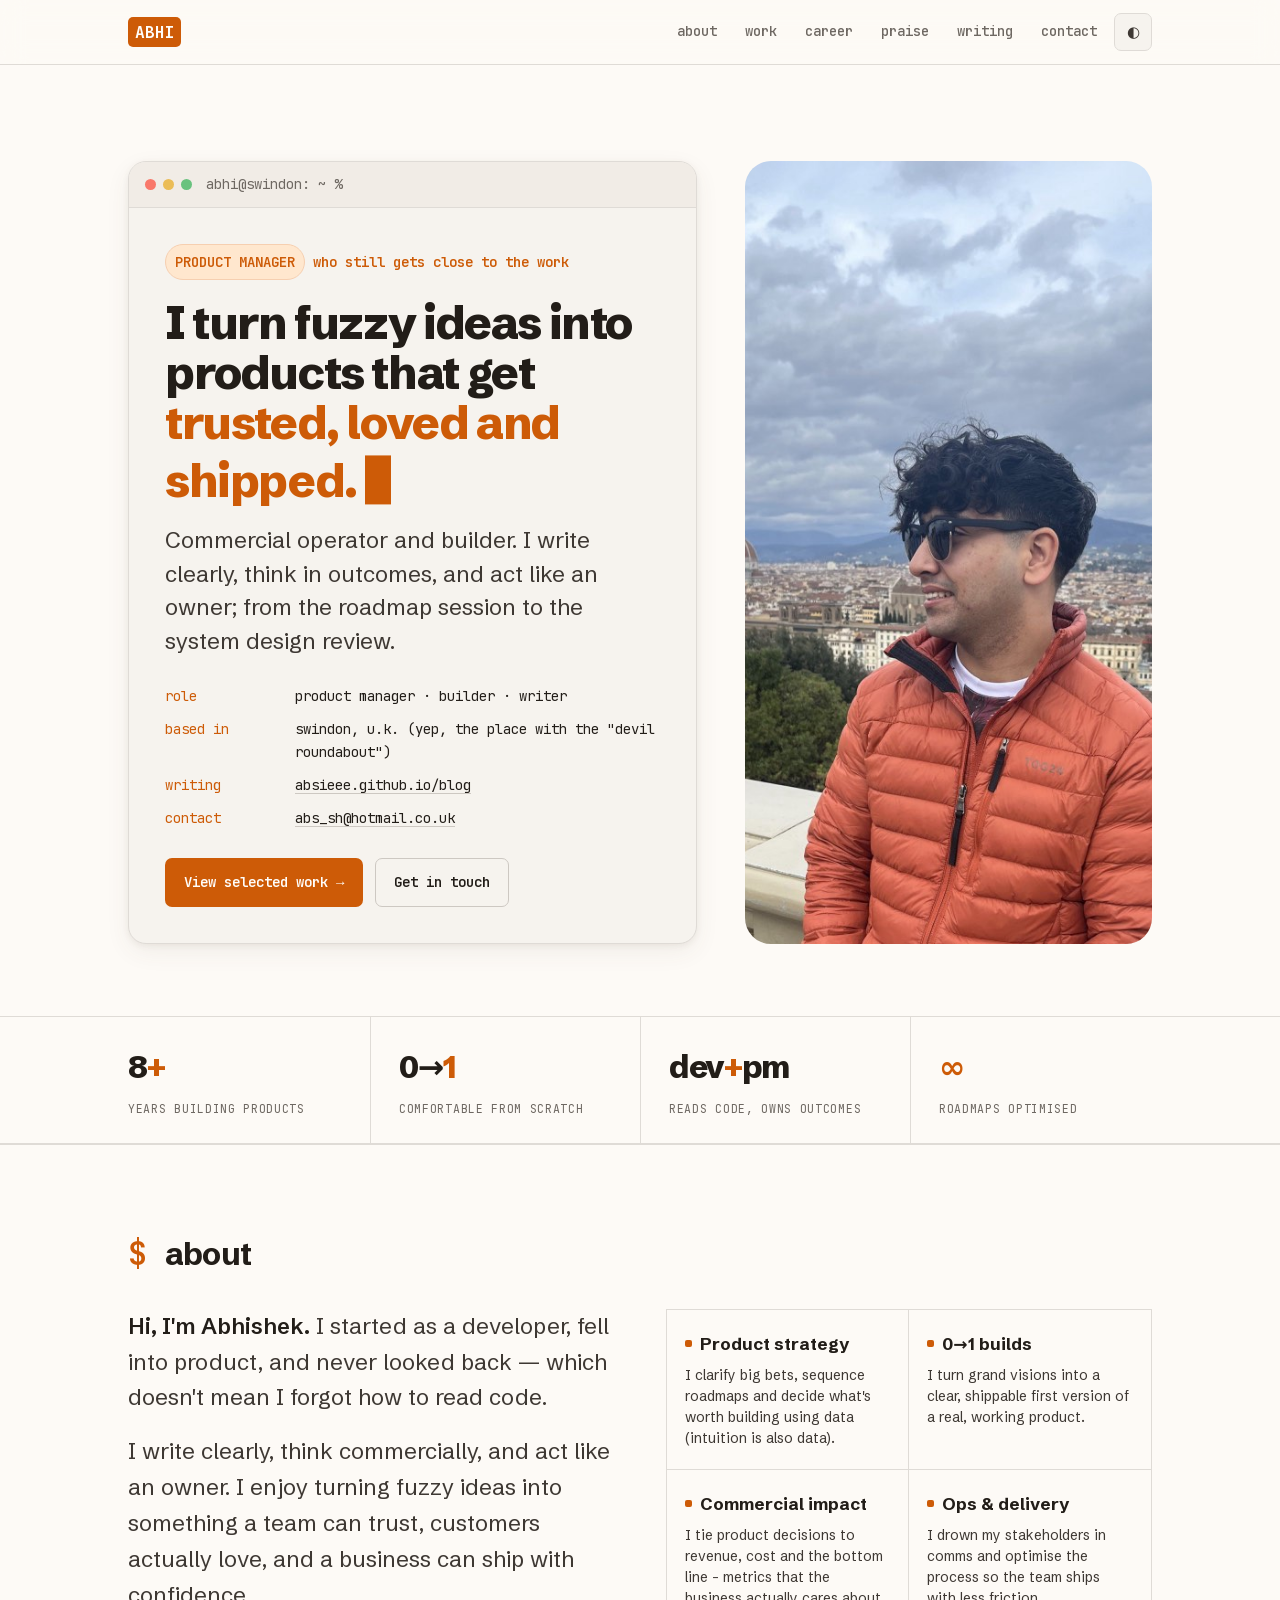
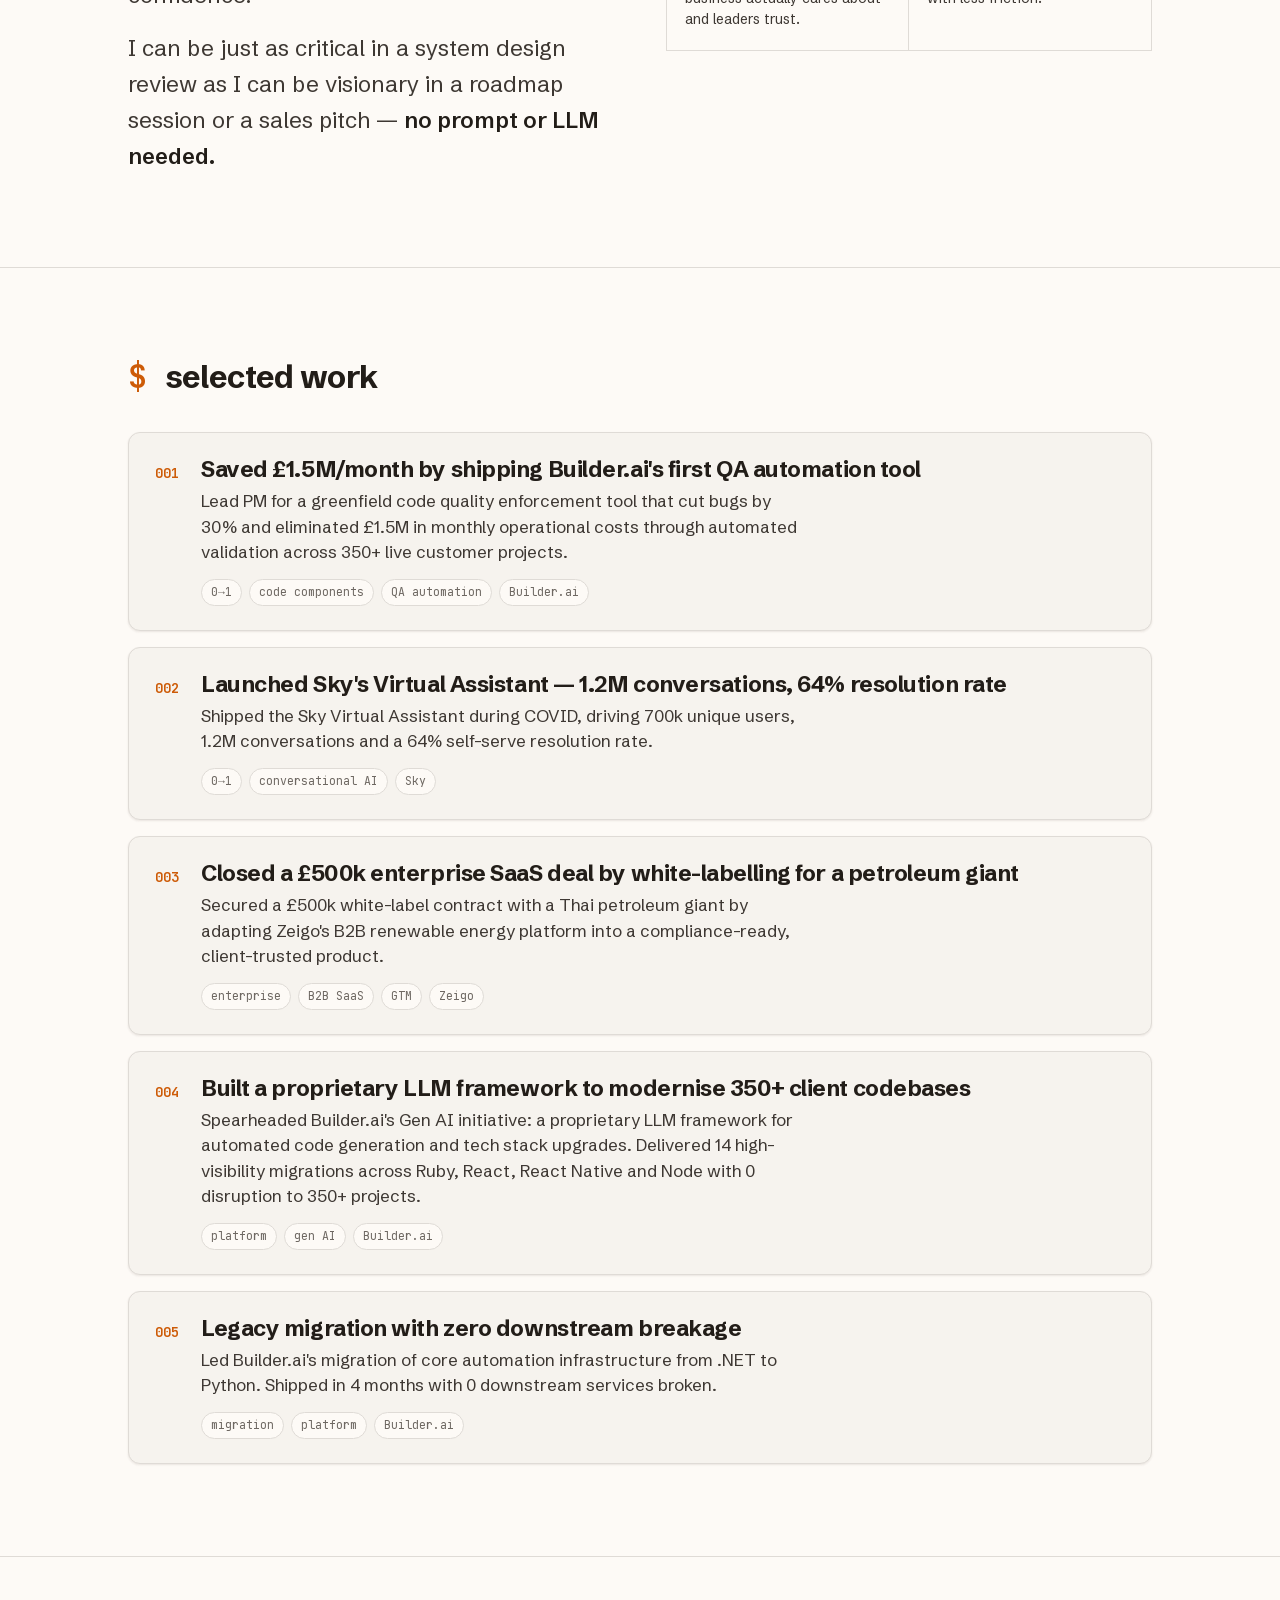
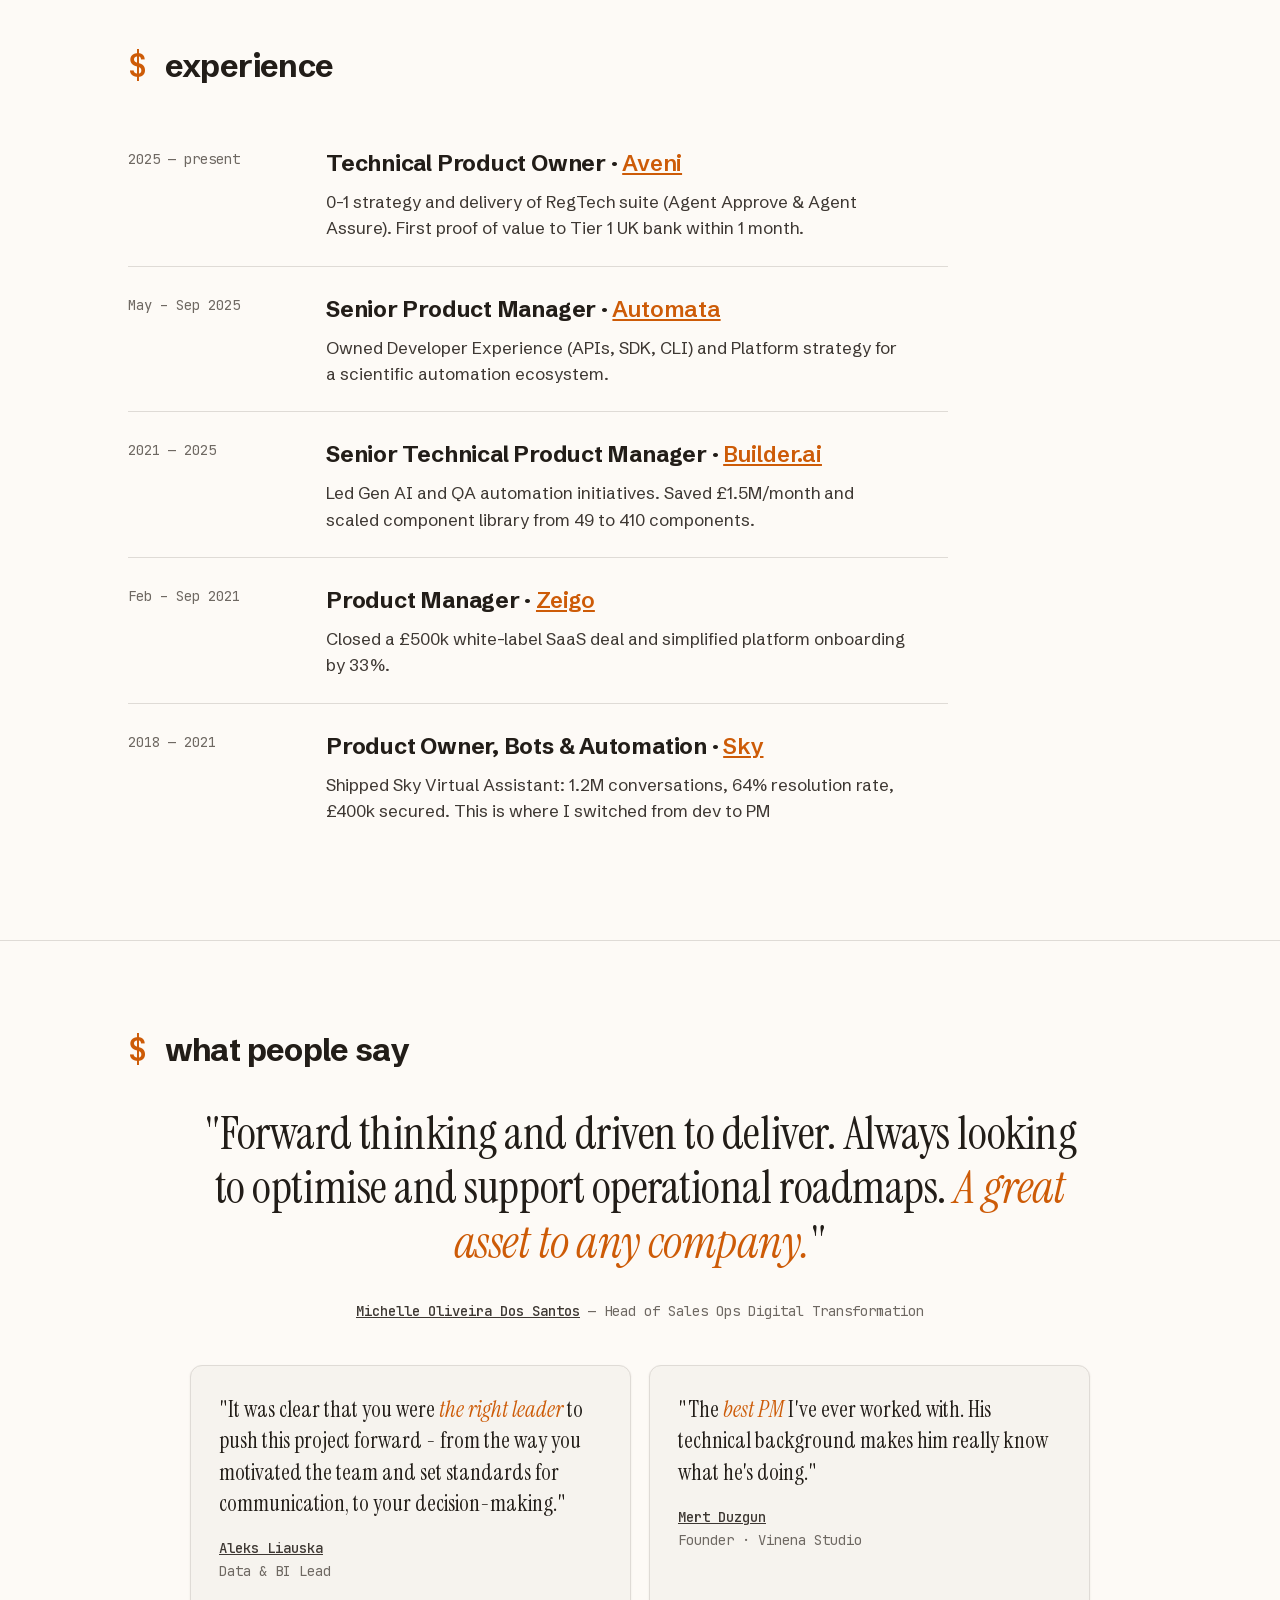
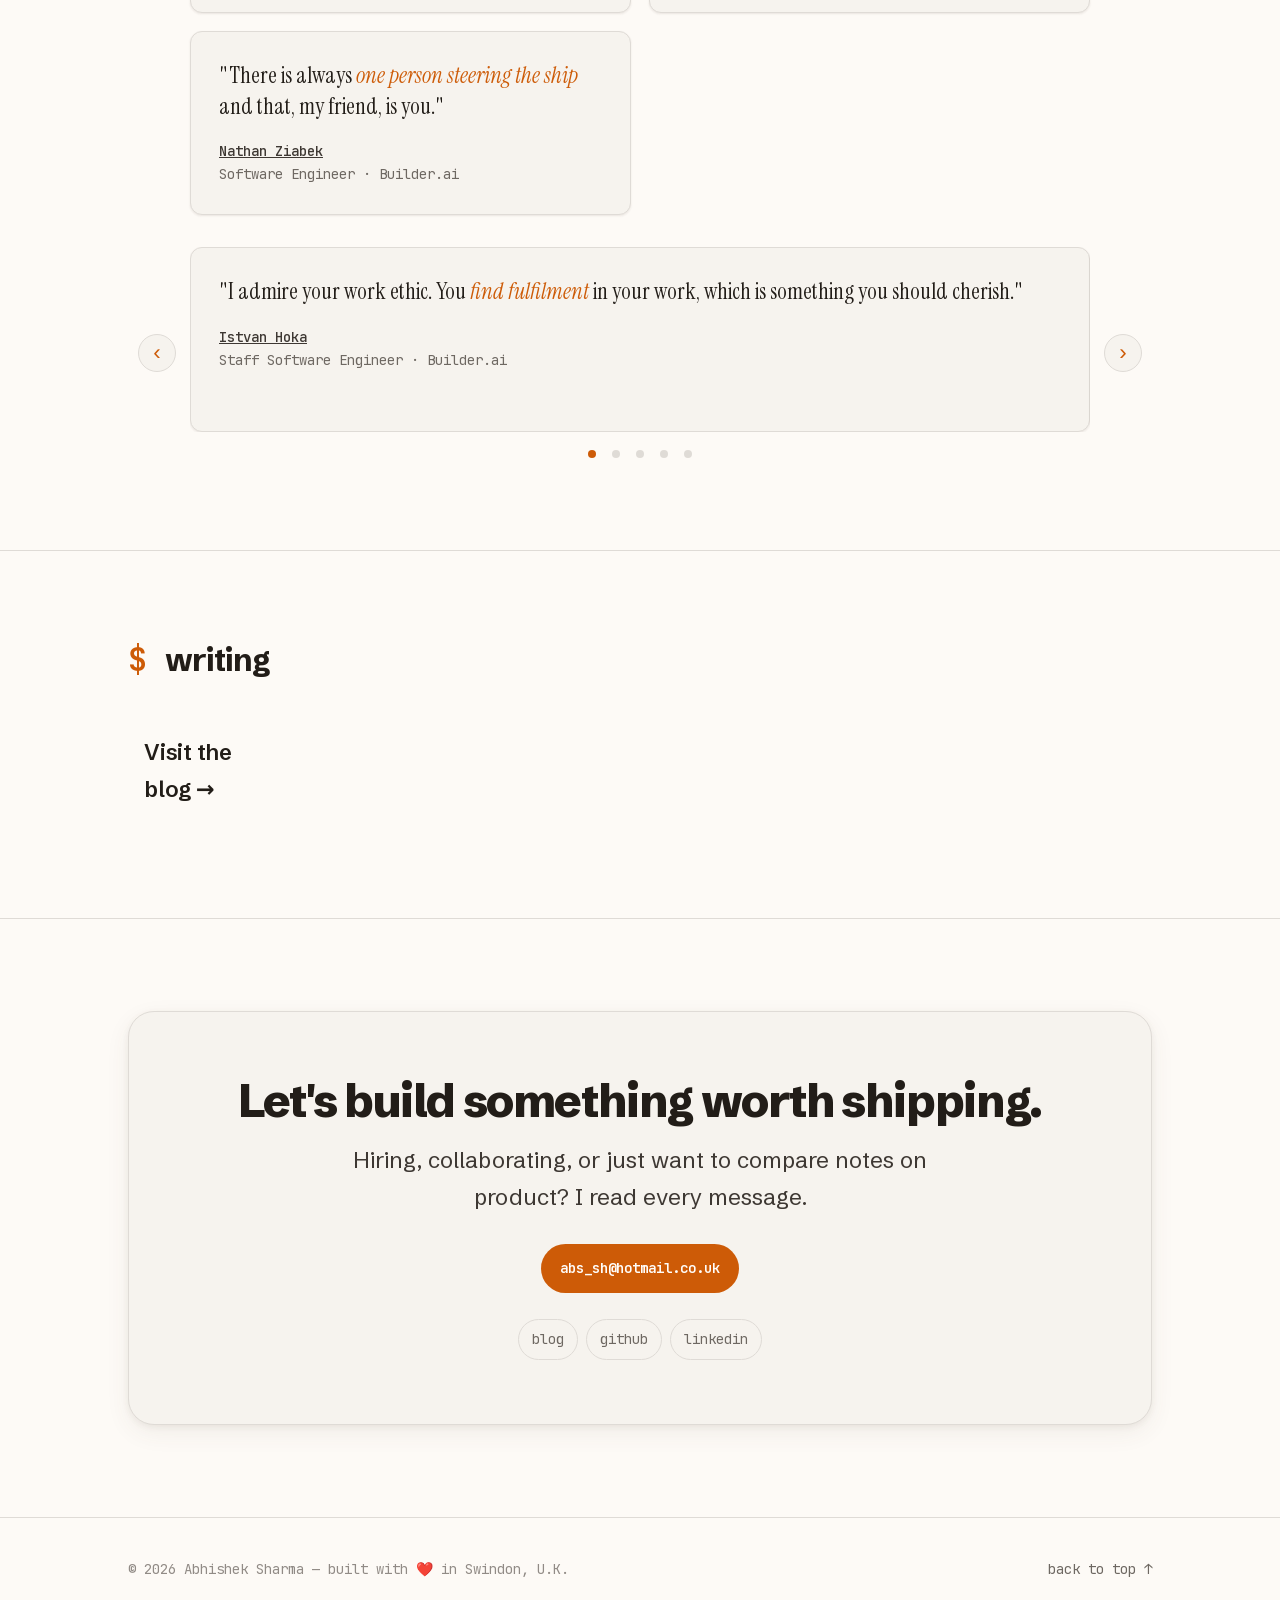
<file: index.html>
<!DOCTYPE html>
<html lang="en" data-theme="light">
<head>
<meta charset="UTF-8">
<meta name="viewport" content="width=device-width, initial-scale=1">
<title>Abhishek Sharma — Product Manager</title>
<link rel="icon" href="favicon.svg" type="image/svg+xml">
<meta name="description" content="Abhishek Sharma — product manager, builder, writer. Commercial operator who still gets close to the work.">
<meta property="og:title" content="Abhishek Sharma — Product Manager">
<meta property="og:description" content="Abhishek Sharma — product manager, builder, writer. Commercial operator who still gets close to the work.">
<meta property="og:type" content="website">
<meta property="og:url" content="https://absieee.github.io/">
<meta property="og:image" content="https://absieee.github.io/images/photo.jpg">
<meta property="og:image:width" content="1200">
<meta property="og:image:height" content="1714">
<meta property="og:image:alt" content="Portrait of Abhishek Sharma">
<meta name="twitter:card" content="summary">
<link rel="preload" as="image" imagesrcset="images/photo-600.jpg 600w, images/photo.jpg 1200w" imagesizes="(max-width: 860px) 300px, 400px" fetchpriority="high">
<link rel="stylesheet" href="css/fonts.css">
<link rel="stylesheet" href="css/tokens.css">
<link rel="stylesheet" href="css/main.css">
</head>
<body>

<header class="bar">
  <div class="wrap">
    <a class="brand" href="#top"><b>ABHI</b></a>
    <nav class="top">
      <a href="#about">about</a>
      <a href="#work">work</a>
      <a href="#experience">career</a>
      <a href="#words">praise</a>
      <a href="#writing">writing</a>
      <a class="cta" href="#contact">contact</a>
      <button class="toggle" id="themeBtn" aria-label="Toggle theme" title="Toggle light / dark">◐</button>
      <button class="toggle menu-btn" id="menuBtn" aria-label="Open menu" aria-expanded="false">☰</button>
    </nav>
  </div>
</header>

<div class="mobile-menu" id="mobileMenu" role="dialog" aria-label="Navigation" hidden>
  <div class="wrap mobile-menu-head">
    <a class="brand" href="#top"><b>ABHI</b></a>
    <button class="toggle" id="menuClose" aria-label="Close menu">✕</button>
  </div>
  <nav class="mobile-menu-links">
    <a href="#about">about</a>
    <a href="#work">work</a>
    <a href="#experience">career</a>
    <a href="#words">praise</a>
    <a href="#writing">writing</a>
    <a class="cta" href="#contact">contact →</a>
  </nav>
</div>

<main id="top">

  <!-- HERO -->
  <section class="hero">
    <div class="wrap hero-grid">
      <div class="term-card">
        <div class="term-head">
          <span class="lights"><i></i><i></i><i></i></span>
          <span class="ttl">abhi@swindon: ~ %</span>
        </div>
        <div class="term-body">
          <div class="kicker"><span class="pill">PRODUCT MANAGER</span> who still gets close to the work</div>
          <h1 class="headline">I turn fuzzy ideas into products that get <em>trusted, loved and shipped.</em><span class="caret"></span></h1>
          <p class="sub">Commercial operator and builder. I write clearly, think in outcomes, and act like an owner; from the roadmap session to the system design review.</p>

          <div class="meta-list">
            <div class="meta-row"><span class="k">role</span><span class="v">product manager · builder · writer</span></div>
            <div class="meta-row"><span class="k">based in</span><span class="v">swindon, u.k. (yep, the place with the "devil roundabout")</span></div>
            <div class="meta-row"><span class="k">writing</span><span class="v"><a href="https://absieee.github.io/blog">absieee.github.io/blog</a></span></div>
            <div class="meta-row"><span class="k">contact</span><span class="v"><a href="mailto:abs_sh@hotmail.co.uk">abs_sh@hotmail.co.uk</a></span></div>
          </div>

          <div class="cta-row">
            <a class="btn primary" href="#work">View selected work →</a>
            <a class="btn ghost" href="#contact">Get in touch</a>
          </div>
        </div>
      </div>

      <div class="portrait"><img src="images/photo.jpg" srcset="images/photo-600.jpg 600w, images/photo.jpg 1200w" sizes="(max-width: 860px) 300px, 400px" alt="Abhishek Sharma" style="width:100%;height:100%;object-fit:cover;display:block;"></div>
    </div>
  </section>

  <!-- METRICS STRIP -->
  <div class="metrics-wrap">
    <div class="metrics">
      <div class="metric"><div class="big">8<i>+</i></div><div class="cap">years building products</div></div>
      <div class="metric"><div class="big">0→<i>1</i></div><div class="cap">comfortable from scratch</div></div>
      <div class="metric"><div class="big">dev<i>+</i>pm</div><div class="cap">reads code, owns outcomes</div></div>
      <div class="metric"><div class="big"><i>∞</i></div><div class="cap">roadmaps optimised</div></div>
    </div>
  </div>

  <!-- ABOUT + CAPABILITIES -->
  <section class="blk" id="about">
    <div class="wrap">
      <div class="sec-head">
        <h2 class="prompt">about</h2>
      </div>
      <div class="about-grid">
        <div class="about-text">
          <p><strong>Hi, I'm Abhishek.</strong> I started as a developer, fell into product, and never looked back — which doesn't mean I forgot how to read code.</p>
          <p>I write clearly, think commercially, and act like an owner. I enjoy turning fuzzy ideas into something a team can trust, customers actually love, and a business can ship with confidence.</p>
          <p>I can be just as critical in a system design review as I can be visionary in a roadmap session or a sales pitch — <strong>no prompt or LLM needed.</strong></p>
        </div>
        <div class="caps">
          <div class="cap-cell"><div class="h">Product strategy</div><p>I clarify big bets, sequence roadmaps and decide what's worth building using data (intuition is also data).</p></div>
          <div class="cap-cell"><div class="h">0→1 builds</div><p>I turn grand visions into a clear, shippable first version of a real, working product.</p></div>
          <div class="cap-cell"><div class="h">Commercial impact</div><p>I tie product decisions to revenue, cost and the bottom line - metrics that the business actually cares about and leaders trust.</p></div>
          <div class="cap-cell"><div class="h">Ops &amp; delivery</div><p> I drown my stakeholders in comms and optimise the process so the team ships with less friction.</p></div>
        </div>
      </div>
    </div>
  </section>

  <!-- SELECTED WORK -->
  <section class="blk" id="work">
    <div class="wrap">
      <div class="sec-head">
        <h2 class="prompt">selected work</h2>
      </div>
      <div id="work-list" class="work-list"></div>
    </div>
  </section>

  <!-- EXPERIENCE -->
  <section class="blk" id="experience">
    <div class="wrap">
      <div class="sec-head">
        <h2 class="prompt">experience</h2>
      </div>
      <div id="experience-tl" class="tl"></div>
    </div>
  </section>

  <!-- TESTIMONIALS -->
  <section class="blk" id="words">
    <div class="wrap">
      <div class="sec-head">
        <h2 class="prompt">what people say</h2>
      </div>

      <div id="pull-quote" class="pull"></div>
      <div id="quotes-row" class="quotes-row"></div>
      <div id="quotes-carousel" class="quotes-carousel" style="display:none">
        <button class="carousel-btn carousel-prev" aria-label="Previous">&#8249;</button>
        <div class="carousel-track-wrap">
          <div id="carousel-track" class="carousel-track"></div>
        </div>
        <button class="carousel-btn carousel-next" aria-label="Next">&#8250;</button>
        <div id="carousel-dots" class="carousel-dots"></div>
      </div>
    </div>
  </section>

  <!-- WRITING -->
  <section class="blk" id="writing">
    <div class="wrap">
      <div class="sec-head">
        <h2 class="prompt">writing</h2>
      </div>
      <div id="posts-list" class="posts"></div>
    </div>
  </section>

  <!-- CONTACT -->
  <section class="blk" id="contact">
    <div class="wrap">
      <div class="contact">
        <h2>Let's build something worth shipping.</h2>
        <p>Hiring, collaborating, or just want to compare notes on product? I read every message.</p>
        <div class="cta-row">
          <a class="btn primary pill-btn" href="mailto:abs_sh@hotmail.co.uk">abs_sh@hotmail.co.uk</a>
        </div>
        <div class="links">
          <a href="https://absieee.github.io/blog">blog</a>
          <a href="https://github.com/absieee">github</a>
          <a href="https://www.linkedin.com/in/abssh/" target="_blank" rel="noopener noreferrer">linkedin</a>
        </div>
      </div>
    </div>
  </section>

</main>

<footer>
  <div class="wrap">
    <span>© 2026 Abhishek Sharma — built with ❤️ in Swindon, U.K.</span>
    <a href="#top">back to top ↑</a>
  </div>
</footer>

<script type="module" src="js/main.js"></script>
</body>
</html>
</file>
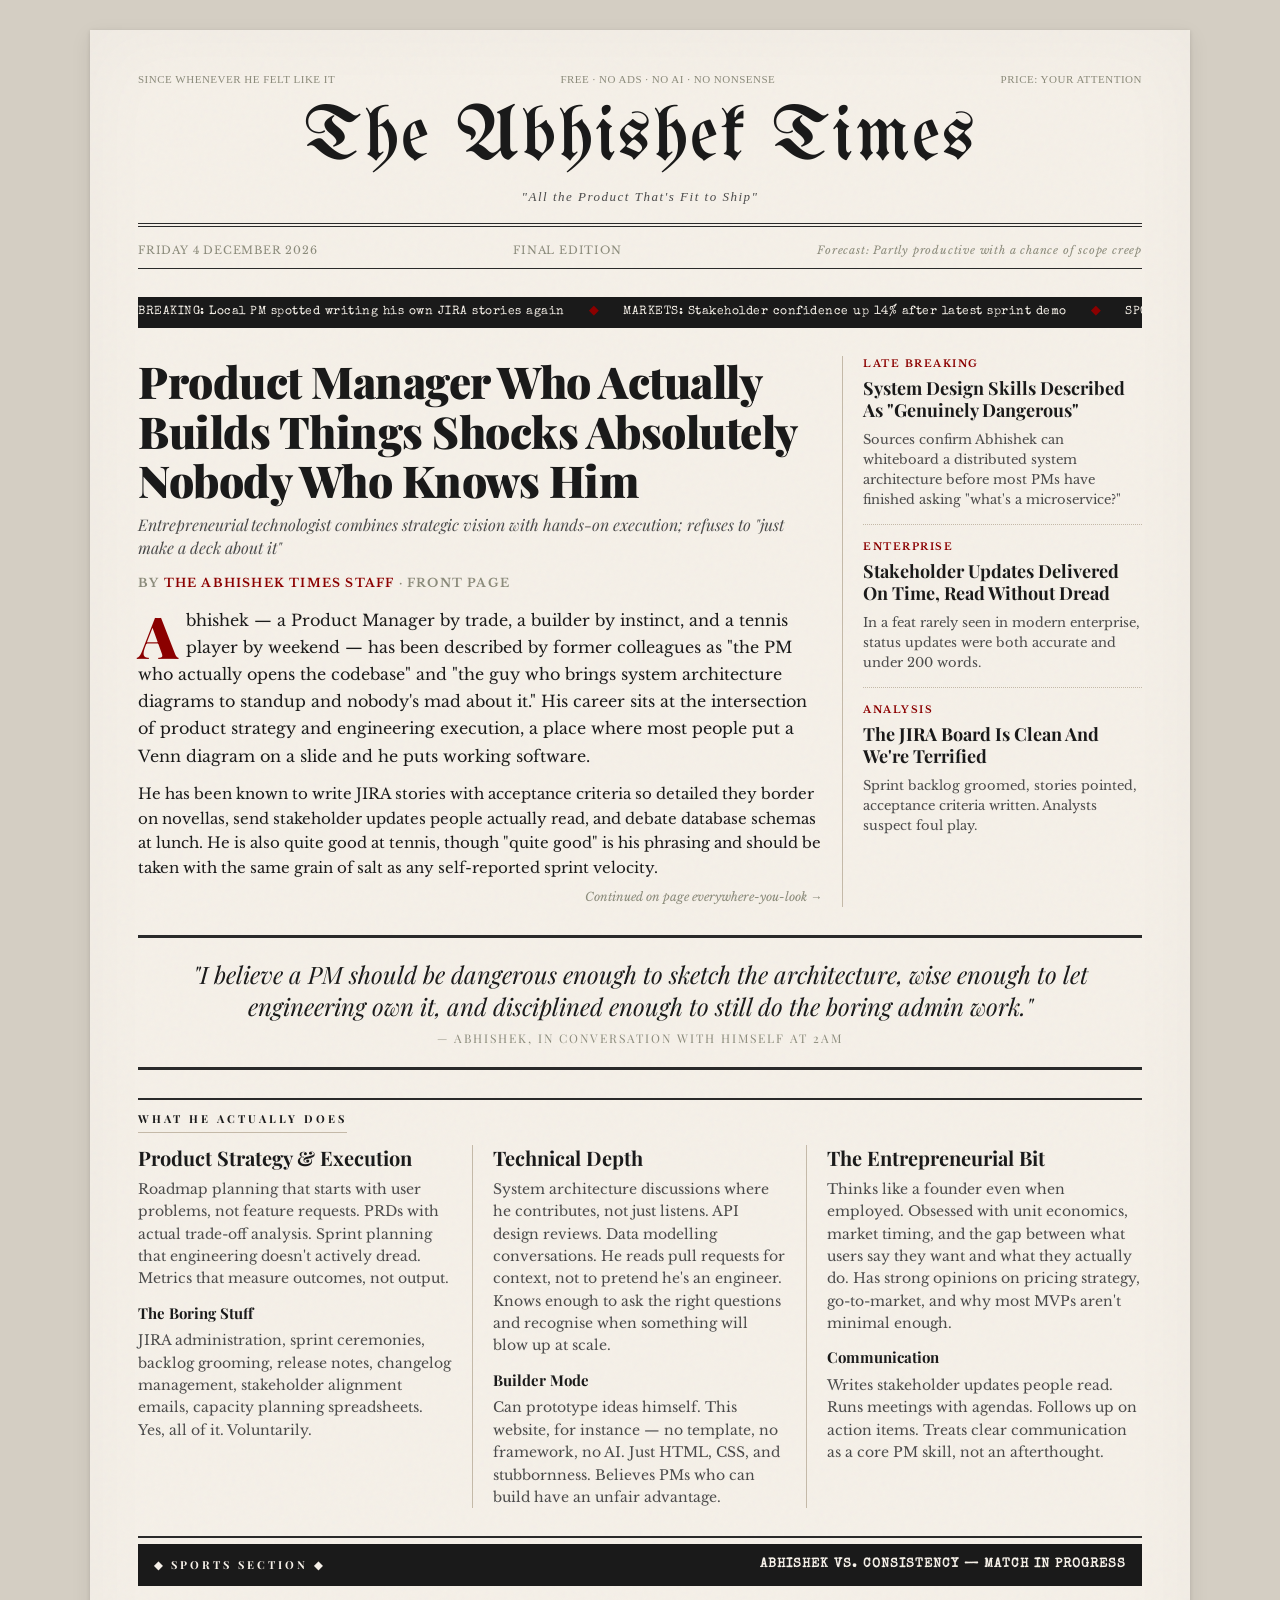
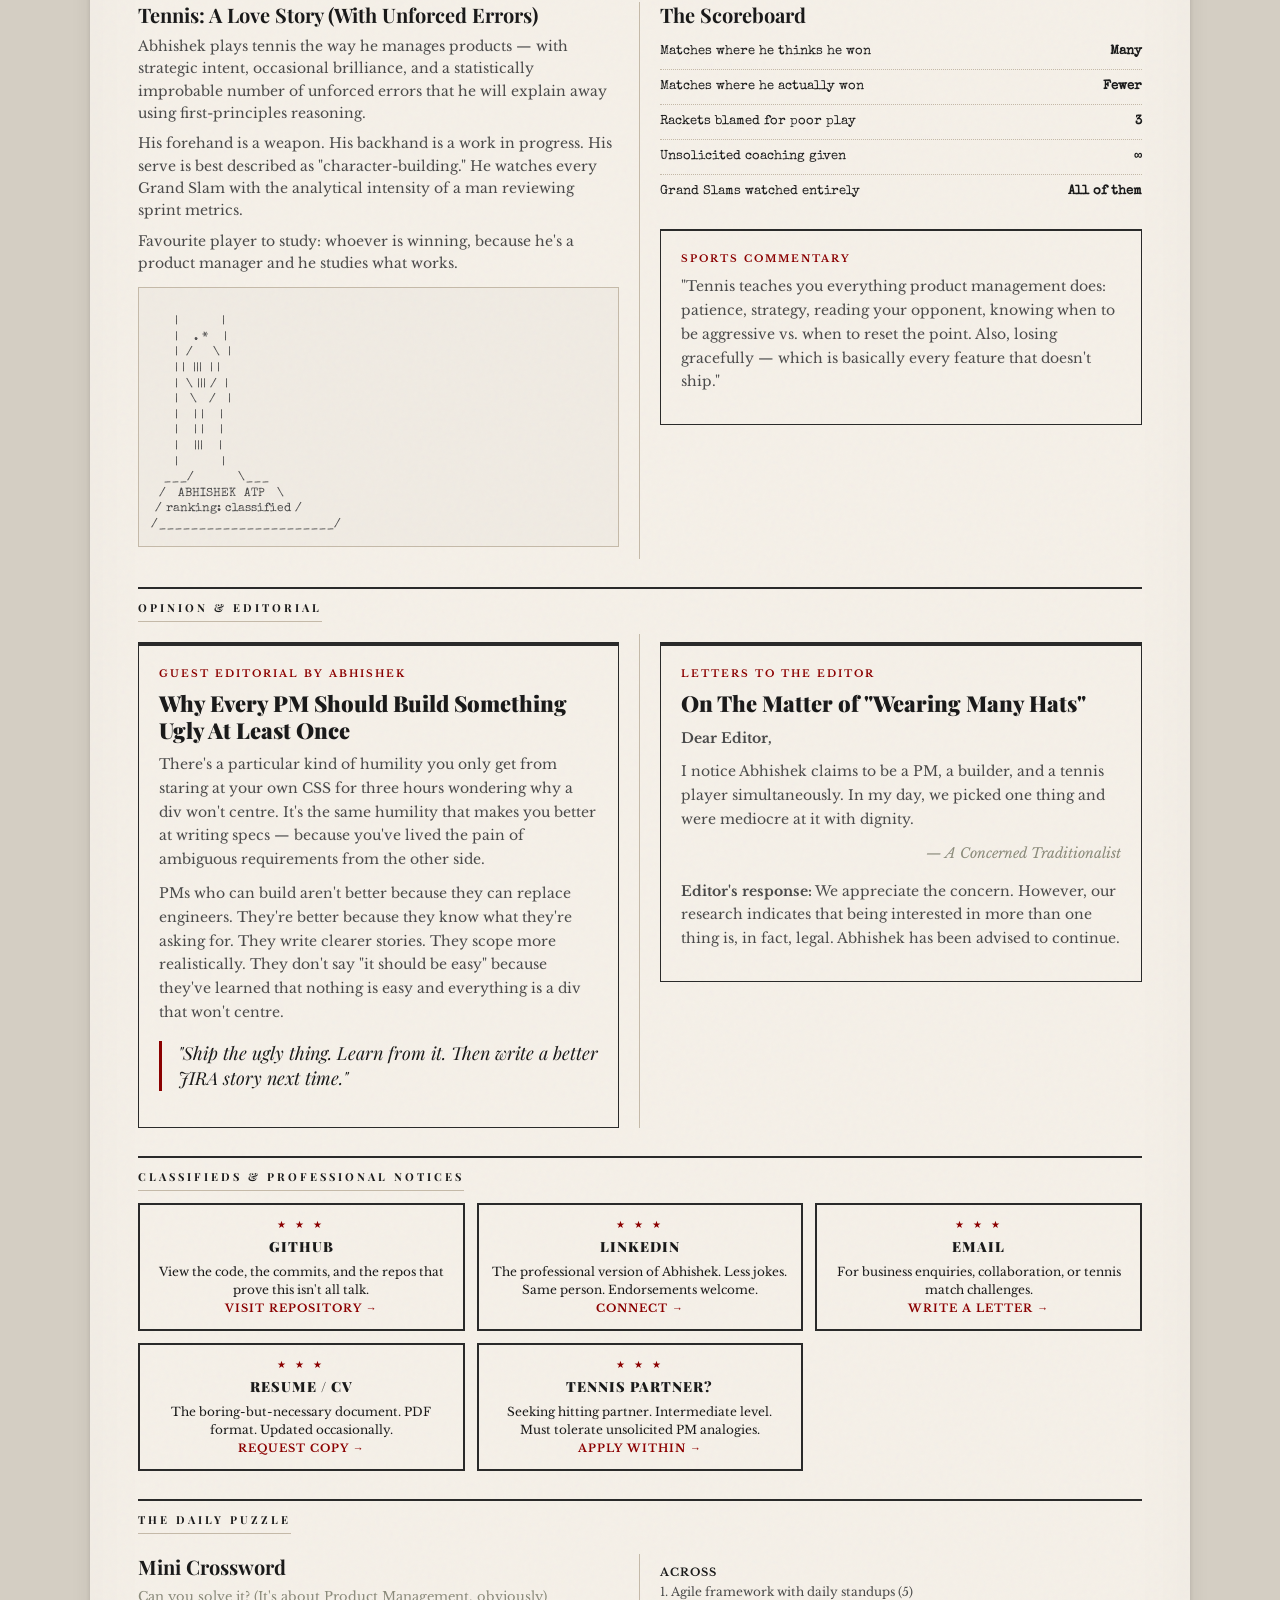
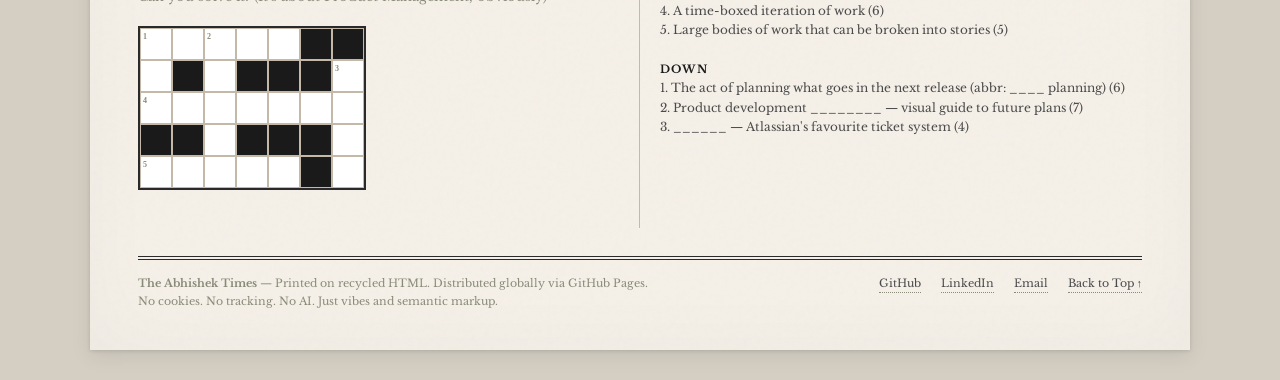
<file: website.html>
<!DOCTYPE html>
<html lang="en">
<head>
<meta charset="UTF-8">
<meta name="viewport" content="width=device-width, initial-scale=1.0">
<title>The Abhishek Times — Est. whenever he felt like it</title>
<meta name="description" content="The personal website of Abhishek — Product Manager, Tennis Enthusiast, Builder of Things. Read all about it.">

<!-- Fonts: Old Standard TT for that classic broadsheet feel, Playfair Display for headlines -->
<link rel="preconnect" href="https://fonts.googleapis.com">
<link rel="preconnect" href="https://fonts.gstatic.com" crossorigin>
<link href="https://fonts.googleapis.com/css2?family=Playfair+Display:ital,wght@0,400;0,700;0,900;1,400;1,700&family=Old+Standard+TT:ital,wght@0,400;0,700;1,400&family=UnifrakturMaguntia&family=Special+Elite&family=Libre+Baskerville:ital,wght@0,400;0,700;1,400&display=swap" rel="stylesheet">

<style>
  :root {
    --paper: #f5f0e8;
    --paper-dark: #e8e0d0;
    --ink: #1a1a1a;
    --ink-light: #4a4a4a;
    --ink-faded: #8a8a7a;
    --red-accent: #8b0000;
    --rule: #2a2a2a;
    --rule-light: #c4b9a8;
    --col-gap: 20px;
    --section-gap: 28px;
  }

  * { margin: 0; padding: 0; box-sizing: border-box; }

  body {
    background: #d4cec3;
    color: var(--ink);
    font-family: 'Old Standard TT', 'Libre Baskerville', Georgia, serif;
    font-size: 15px;
    line-height: 1.65;
    -webkit-font-smoothing: antialiased;
  }

  /* ── NEWSPAPER WRAPPER ──────────────────────────── */
  .newspaper {
    max-width: 1100px;
    margin: 30px auto;
    background: var(--paper);
    padding: 40px 48px;
    box-shadow:
      0 1px 4px rgba(0,0,0,0.12),
      0 6px 20px rgba(0,0,0,0.08),
      inset 0 0 80px rgba(0,0,0,0.03);
    position: relative;
    animation: paperDrop 0.6s ease-out;
  }

  @keyframes paperDrop {
    from { opacity: 0; transform: translateY(-20px) rotate(-0.5deg); }
    to { opacity: 1; transform: translateY(0) rotate(0); }
  }

  /* subtle paper texture via noise */
  .newspaper::before {
    content: '';
    position: absolute;
    inset: 0;
    background: url("data:image/svg+xml,%3Csvg viewBox='0 0 256 256' xmlns='http://www.w3.org/2000/svg'%3E%3Cfilter id='n'%3E%3CfeTurbulence type='fractalNoise' baseFrequency='0.9' numOctaves='4' stitchTiles='stitch'/%3E%3C/filter%3E%3Crect width='100%25' height='100%25' filter='url(%23n)' opacity='0.03'/%3E%3C/svg%3E");
    pointer-events: none;
    z-index: 0;
  }

  .newspaper > * { position: relative; z-index: 1; }

  /* ── MASTHEAD ───────────────────────────────────── */
  .masthead {
    text-align: center;
    border-bottom: 4px double var(--rule);
    padding-bottom: 16px;
    margin-bottom: 6px;
  }

  .masthead-top {
    display: flex;
    justify-content: space-between;
    align-items: center;
    font-size: 11px;
    color: var(--ink-faded);
    letter-spacing: 0.5px;
    text-transform: uppercase;
    margin-bottom: 8px;
    font-family: 'Old Standard TT', serif;
  }

  .masthead h1 {
    font-family: 'UnifrakturMaguntia', 'Playfair Display', serif;
    font-size: clamp(42px, 7vw, 78px);
    font-weight: 400;
    letter-spacing: 2px;
    line-height: 1.1;
    color: var(--ink);
    margin: 4px 0;
  }

  .masthead-motto {
    font-family: 'Old Standard TT', serif;
    font-style: italic;
    font-size: 13px;
    color: var(--ink-light);
    letter-spacing: 1.5px;
  }

  /* ── DATE BAR ───────────────────────────────────── */
  .datebar {
    display: flex;
    justify-content: space-between;
    align-items: center;
    padding: 8px 0;
    border-bottom: 1px solid var(--rule);
    margin-bottom: var(--section-gap);
    font-size: 11px;
    color: var(--ink-faded);
    text-transform: uppercase;
    letter-spacing: 0.8px;
  }

  .datebar-weather {
    font-style: italic;
    text-transform: none;
  }

  /* ── SECTION HEADERS ────────────────────────────── */
  .section-rule {
    border: none;
    border-top: 2px solid var(--rule);
    margin: var(--section-gap) 0 6px;
  }

  .section-label {
    font-family: 'Playfair Display', serif;
    font-size: 11px;
    text-transform: uppercase;
    letter-spacing: 3px;
    font-weight: 700;
    color: var(--ink);
    margin-bottom: 12px;
    padding-bottom: 4px;
    border-bottom: 1px solid var(--rule-light);
    display: inline-block;
  }

  /* ── HEADLINE AREA ──────────────────────────────── */
  .headline-area {
    display: grid;
    grid-template-columns: 1fr 300px;
    gap: var(--col-gap);
    margin-bottom: var(--section-gap);
  }

  .main-headline h2 {
    font-family: 'Playfair Display', serif;
    font-size: clamp(28px, 4vw, 44px);
    font-weight: 900;
    line-height: 1.12;
    letter-spacing: -0.5px;
    margin-bottom: 10px;
    color: var(--ink);
  }

  .main-headline .subhead {
    font-family: 'Playfair Display', serif;
    font-size: 16px;
    font-style: italic;
    color: var(--ink-light);
    margin-bottom: 14px;
    line-height: 1.4;
  }

  .byline {
    font-size: 12px;
    text-transform: uppercase;
    letter-spacing: 1.2px;
    color: var(--ink-faded);
    margin-bottom: 14px;
    font-weight: 700;
  }

  .byline span { color: var(--red-accent); }

  .main-headline .lede {
    font-size: 16px;
    line-height: 1.7;
  }

  .main-headline .lede::first-letter {
    font-family: 'Playfair Display', serif;
    font-size: 58px;
    float: left;
    line-height: 0.85;
    margin: 4px 8px 0 0;
    font-weight: 900;
    color: var(--red-accent);
  }

  /* sidebar column */
  .sidebar-col {
    border-left: 1px solid var(--rule-light);
    padding-left: var(--col-gap);
  }

  .sidebar-col h3 {
    font-family: 'Playfair Display', serif;
    font-size: 18px;
    font-weight: 700;
    line-height: 1.25;
    margin-bottom: 8px;
  }

  .sidebar-item {
    padding-bottom: 14px;
    margin-bottom: 14px;
    border-bottom: 1px dotted var(--rule-light);
  }

  .sidebar-item:last-child { border-bottom: none; }

  .sidebar-item p {
    font-size: 13px;
    color: var(--ink-light);
    line-height: 1.55;
  }

  .sidebar-item .sidebar-tag {
    font-size: 10px;
    text-transform: uppercase;
    letter-spacing: 1.5px;
    color: var(--red-accent);
    font-weight: 700;
    margin-bottom: 4px;
  }

  /* ── THREE COLUMN LAYOUT ────────────────────────── */
  .three-col {
    display: grid;
    grid-template-columns: 1fr 1fr 1fr;
    gap: 0;
  }

  .col {
    padding: 0 var(--col-gap);
    border-right: 1px solid var(--rule-light);
  }

  .col:first-child { padding-left: 0; }
  .col:last-child { border-right: none; padding-right: 0; }

  .col h3 {
    font-family: 'Playfair Display', serif;
    font-size: 20px;
    font-weight: 700;
    line-height: 1.25;
    margin-bottom: 8px;
  }

  .col h4 {
    font-family: 'Playfair Display', serif;
    font-size: 15px;
    font-weight: 700;
    line-height: 1.3;
    margin-bottom: 6px;
    margin-top: 14px;
  }

  .col p, .col ul {
    font-size: 14px;
    color: var(--ink-light);
    line-height: 1.6;
  }

  .col ul {
    padding-left: 16px;
  }

  .col li {
    margin-bottom: 4px;
  }

  /* ── TWO COLUMN ─────────────────────────────────── */
  .two-col {
    display: grid;
    grid-template-columns: 1fr 1fr;
    gap: 0;
  }

  /* ── SPORTS SECTION ─────────────────────────────── */
  .sports-banner {
    background: var(--ink);
    color: var(--paper);
    padding: 10px 16px;
    font-family: 'Playfair Display', serif;
    font-size: 11px;
    text-transform: uppercase;
    letter-spacing: 3px;
    font-weight: 700;
    margin-bottom: 16px;
    display: flex;
    justify-content: space-between;
    align-items: center;
  }

  .sports-banner .score {
    font-size: 13px;
    letter-spacing: 1px;
    font-family: 'Special Elite', monospace;
  }

  .tennis-ascii {
    font-family: 'Special Elite', 'Courier New', monospace;
    font-size: 12px;
    line-height: 1.3;
    color: var(--ink-light);
    white-space: pre;
    margin: 12px 0;
    padding: 12px;
    background: rgba(0,0,0,0.02);
    border: 1px solid var(--rule-light);
    overflow-x: auto;
  }

  /* ── CLASSIFIEDS ────────────────────────────────── */
  .classifieds-grid {
    display: grid;
    grid-template-columns: 1fr 1fr 1fr;
    gap: 12px;
  }

  .classified-box {
    border: 2px solid var(--rule);
    padding: 12px;
    text-align: center;
    font-size: 12px;
    line-height: 1.5;
    transition: transform 0.2s, box-shadow 0.2s;
  }

  .classified-box:hover {
    transform: translateY(-2px);
    box-shadow: 0 4px 12px rgba(0,0,0,0.1);
  }

  .classified-box h4 {
    font-family: 'Playfair Display', serif;
    font-size: 14px;
    font-weight: 900;
    text-transform: uppercase;
    letter-spacing: 1px;
    margin-bottom: 6px;
  }

  .classified-box .stars {
    color: var(--red-accent);
    font-size: 10px;
    letter-spacing: 3px;
    margin-bottom: 4px;
  }

  .classified-box a {
    color: var(--red-accent);
    text-decoration: none;
    font-weight: 700;
    font-size: 11px;
    text-transform: uppercase;
    letter-spacing: 1px;
  }

  .classified-box a:hover {
    text-decoration: underline;
  }

  /* ── EDITORIAL / OPINION ────────────────────────── */
  .editorial-box {
    border: 1px solid var(--rule);
    border-top: 4px solid var(--rule);
    padding: 20px;
    margin-top: 8px;
  }

  .editorial-box h3 {
    font-family: 'Playfair Display', serif;
    font-size: 22px;
    font-weight: 900;
    margin-bottom: 10px;
    line-height: 1.2;
  }

  .editorial-box .opinion-label {
    font-size: 10px;
    text-transform: uppercase;
    letter-spacing: 2px;
    color: var(--red-accent);
    font-weight: 700;
    margin-bottom: 8px;
  }

  .editorial-box p {
    font-size: 14px;
    line-height: 1.7;
    color: var(--ink-light);
    margin-bottom: 10px;
  }

  .editorial-box blockquote {
    font-family: 'Playfair Display', serif;
    font-style: italic;
    font-size: 18px;
    line-height: 1.4;
    color: var(--ink);
    border-left: 3px solid var(--red-accent);
    padding-left: 16px;
    margin: 16px 0;
  }

  /* ── CROSSWORD EASTER EGG ───────────────────────── */
  .crossword-section {
    margin-top: 8px;
  }

  .crossword-grid {
    display: inline-grid;
    grid-template-columns: repeat(7, 32px);
    grid-template-rows: repeat(5, 32px);
    gap: 0;
    border: 2px solid var(--rule);
    margin: 10px 0;
  }

  .crossword-cell {
    width: 32px;
    height: 32px;
    border: 1px solid var(--rule-light);
    display: flex;
    align-items: center;
    justify-content: center;
    font-family: 'Special Elite', monospace;
    font-size: 16px;
    font-weight: 700;
    position: relative;
    background: white;
  }

  .crossword-cell.black {
    background: var(--ink);
  }

  .crossword-cell .cell-number {
    position: absolute;
    top: 1px;
    left: 2px;
    font-size: 8px;
    color: var(--ink-faded);
    font-family: 'Old Standard TT', serif;
  }

  .crossword-cell input {
    width: 100%;
    height: 100%;
    border: none;
    background: transparent;
    text-align: center;
    font-family: 'Special Elite', monospace;
    font-size: 16px;
    font-weight: 700;
    text-transform: uppercase;
    outline: none;
    color: var(--ink);
  }

  .crossword-cell input:focus {
    background: rgba(139, 0, 0, 0.06);
  }

  .crossword-clues {
    font-size: 12px;
    color: var(--ink-light);
    margin-top: 8px;
    line-height: 1.6;
  }

  .crossword-clues strong {
    color: var(--ink);
    font-size: 11px;
    text-transform: uppercase;
    letter-spacing: 1px;
  }

  #crossword-msg {
    font-family: 'Playfair Display', serif;
    font-style: italic;
    color: var(--red-accent);
    font-size: 14px;
    margin-top: 8px;
    min-height: 20px;
  }

  /* ── FOOTER ─────────────────────────────────────── */
  .paper-footer {
    border-top: 4px double var(--rule);
    margin-top: var(--section-gap);
    padding-top: 14px;
    display: flex;
    justify-content: space-between;
    align-items: flex-start;
    font-size: 11px;
    color: var(--ink-faded);
    flex-wrap: wrap;
    gap: 12px;
  }

  .paper-footer a {
    color: var(--ink-light);
    text-decoration: none;
    border-bottom: 1px dotted var(--ink-faded);
    transition: color 0.2s;
  }

  .paper-footer a:hover {
    color: var(--red-accent);
  }

  .footer-links {
    display: flex;
    gap: 20px;
    flex-wrap: wrap;
  }

  .continuation {
    font-style: italic;
    color: var(--ink-faded);
    font-size: 12px;
    text-align: right;
    margin-top: 6px;
  }

  /* ── PULL QUOTE ─────────────────────────────────── */
  .pull-quote {
    font-family: 'Playfair Display', serif;
    font-size: 24px;
    font-style: italic;
    line-height: 1.35;
    text-align: center;
    padding: 20px 24px;
    margin: 16px 0;
    border-top: 3px solid var(--rule);
    border-bottom: 3px solid var(--rule);
    color: var(--ink);
  }

  .pull-quote .attribution {
    font-size: 12px;
    font-style: normal;
    text-transform: uppercase;
    letter-spacing: 2px;
    color: var(--ink-faded);
    margin-top: 8px;
    display: block;
  }

  /* ── TICKER ─────────────────────────────────────── */
  .ticker-strip {
    background: var(--ink);
    color: var(--paper);
    overflow: hidden;
    white-space: nowrap;
    padding: 6px 0;
    margin-bottom: var(--section-gap);
    font-size: 12px;
    letter-spacing: 0.5px;
    font-family: 'Special Elite', monospace;
  }

  .ticker-content {
    display: inline-block;
    animation: ticker 30s linear infinite;
  }

  @keyframes ticker {
    from { transform: translateX(0); }
    to { transform: translateX(-50%); }
  }

  .ticker-content .sep {
    color: var(--red-accent);
    margin: 0 20px;
    font-weight: bold;
  }

  /* ── RESPONSIVE ─────────────────────────────────── */
  @media (max-width: 800px) {
    .newspaper {
      margin: 10px;
      padding: 24px 20px;
    }

    .headline-area {
      grid-template-columns: 1fr;
    }

    .sidebar-col {
      border-left: none;
      border-top: 1px solid var(--rule-light);
      padding-left: 0;
      padding-top: 16px;
      margin-top: 16px;
    }

    .three-col, .two-col {
      grid-template-columns: 1fr;
    }

    .col {
      padding: 0;
      border-right: none;
      border-bottom: 1px solid var(--rule-light);
      padding-bottom: 16px;
      margin-bottom: 16px;
    }

    .col:last-child { border-bottom: none; }

    .classifieds-grid {
      grid-template-columns: 1fr 1fr;
    }

    .masthead h1 {
      font-size: clamp(32px, 9vw, 54px);
    }

    .pull-quote {
      font-size: 18px;
    }

    .sports-banner {
      flex-direction: column;
      gap: 4px;
      text-align: center;
    }
  }

  @media (max-width: 500px) {
    .classifieds-grid {
      grid-template-columns: 1fr;
    }

    .masthead-top {
      flex-direction: column;
      gap: 2px;
    }

    .datebar {
      flex-direction: column;
      gap: 4px;
      text-align: center;
    }
  }

  /* ── PRINT STYLES ───────────────────────────────── */
  @media print {
    body { background: white; }
    .newspaper { box-shadow: none; margin: 0; max-width: 100%; }
    .ticker-strip { display: none; }
  }

  /* ── STAGGER ANIMATION ──────────────────────────── */
  .fade-section {
    opacity: 0;
    transform: translateY(12px);
    animation: fadeUp 0.5s ease-out forwards;
  }

  @keyframes fadeUp {
    to { opacity: 1; transform: translateY(0); }
  }

  .fade-section:nth-child(2) { animation-delay: 0.1s; }
  .fade-section:nth-child(3) { animation-delay: 0.15s; }
  .fade-section:nth-child(4) { animation-delay: 0.2s; }
  .fade-section:nth-child(5) { animation-delay: 0.25s; }
  .fade-section:nth-child(6) { animation-delay: 0.3s; }
  .fade-section:nth-child(7) { animation-delay: 0.35s; }
  .fade-section:nth-child(8) { animation-delay: 0.4s; }
  .fade-section:nth-child(9) { animation-delay: 0.45s; }
  .fade-section:nth-child(10) { animation-delay: 0.5s; }
  .fade-section:nth-child(11) { animation-delay: 0.55s; }
</style>
</head>
<body>

<div class="newspaper">

  <!-- ═══ MASTHEAD ═══ -->
  <header class="masthead fade-section">
    <div class="masthead-top">
      <span>Since Whenever He Felt Like It</span>
      <span>Free · No Ads · No AI · No Nonsense</span>
      <span>Price: Your Attention</span>
    </div>
    <h1>The Abhishek Times</h1>
    <div class="masthead-motto">"All the Product That's Fit to Ship"</div>
  </header>

  <!-- ═══ DATE BAR ═══ -->
  <div class="datebar fade-section">
    <span id="date-display"></span>
    <span>FINAL EDITION</span>
    <span class="datebar-weather">Forecast: Partly productive with a chance of scope creep</span>
  </div>

  <!-- ═══ TICKER ═══ -->
  <div class="ticker-strip fade-section">
    <div class="ticker-content">
      <span>BREAKING: Local PM spotted writing his own JIRA stories again</span>
      <span class="sep">◆</span>
      <span>MARKETS: Stakeholder confidence up 14% after latest sprint demo</span>
      <span class="sep">◆</span>
      <span>SPORTS: Abhishek's forehand still unreliable under pressure — sources</span>
      <span class="sep">◆</span>
      <span>TECH: Man who said "no AI needed" builds entire website without it</span>
      <span class="sep">◆</span>
      <span>OPINION: "Story points are not hours," insists man who secretly converts them to hours</span>
      <span class="sep">◆</span>
      <span>BREAKING: Local PM spotted writing his own JIRA stories again</span>
      <span class="sep">◆</span>
      <span>MARKETS: Stakeholder confidence up 14% after latest sprint demo</span>
      <span class="sep">◆</span>
      <span>SPORTS: Abhishek's forehand still unreliable under pressure — sources</span>
      <span class="sep">◆</span>
      <span>TECH: Man who said "no AI needed" builds entire website without it</span>
      <span class="sep">◆</span>
      <span>OPINION: "Story points are not hours," insists man who secretly converts them to hours</span>
      <span class="sep">◆</span>
    </div>
  </div>

  <!-- ═══ FRONT PAGE: HEADLINE + SIDEBAR ═══ -->
  <div class="headline-area fade-section">
    <div class="main-headline">
      <h2>Product Manager Who Actually Builds Things Shocks Absolutely Nobody Who Knows Him</h2>
      <div class="subhead">Entrepreneurial technologist combines strategic vision with hands-on execution; refuses to "just make a deck about it"</div>
      <div class="byline">By <span>The Abhishek Times Staff</span> · Front Page</div>
      <p class="lede">Abhishek — a Product Manager by trade, a builder by instinct, and a tennis player by weekend — has been described by former colleagues as "the PM who actually opens the codebase" and "the guy who brings system architecture diagrams to standup and nobody's mad about it." His career sits at the intersection of product strategy and engineering execution, a place where most people put a Venn diagram on a slide and he puts working software.</p>
      <p style="margin-top: 12px;">He has been known to write JIRA stories with acceptance criteria so detailed they border on novellas, send stakeholder updates people actually read, and debate database schemas at lunch. He is also quite good at tennis, though "quite good" is his phrasing and should be taken with the same grain of salt as any self-reported sprint velocity.</p>
      <p class="continuation">Continued on page everywhere-you-look →</p>
    </div>

    <div class="sidebar-col">
      <div class="sidebar-item">
        <div class="sidebar-tag">Late Breaking</div>
        <h3>System Design Skills Described As "Genuinely Dangerous"</h3>
        <p>Sources confirm Abhishek can whiteboard a distributed system architecture before most PMs have finished asking "what's a microservice?"</p>
      </div>
      <div class="sidebar-item">
        <div class="sidebar-tag">Enterprise</div>
        <h3>Stakeholder Updates Delivered On Time, Read Without Dread</h3>
        <p>In a feat rarely seen in modern enterprise, status updates were both accurate and under 200 words.</p>
      </div>
      <div class="sidebar-item">
        <div class="sidebar-tag">Analysis</div>
        <h3>The JIRA Board Is Clean And We're Terrified</h3>
        <p>Sprint backlog groomed, stories pointed, acceptance criteria written. Analysts suspect foul play.</p>
      </div>
    </div>
  </div>

  <!-- ═══ PULL QUOTE ═══ -->
  <div class="pull-quote fade-section">
    "I believe a PM should be dangerous enough to sketch the architecture, wise enough to let engineering own it, and disciplined enough to still do the boring admin work."
    <span class="attribution">— Abhishek, in conversation with himself at 2am</span>
  </div>

  <!-- ═══ WHAT HE ACTUALLY DOES ═══ -->
  <hr class="section-rule">
  <div class="section-label fade-section">What He Actually Does</div>

  <div class="three-col fade-section">
    <div class="col">
      <h3>Product Strategy & Execution</h3>
      <p>Roadmap planning that starts with user problems, not feature requests. PRDs with actual trade-off analysis. Sprint planning that engineering doesn't actively dread. Metrics that measure outcomes, not output.</p>
      <h4>The Boring Stuff</h4>
      <p>JIRA administration, sprint ceremonies, backlog grooming, release notes, changelog management, stakeholder alignment emails, capacity planning spreadsheets. Yes, all of it. Voluntarily.</p>
    </div>

    <div class="col">
      <h3>Technical Depth</h3>
      <p>System architecture discussions where he contributes, not just listens. API design reviews. Data modelling conversations. He reads pull requests for context, not to pretend he's an engineer. Knows enough to ask the right questions and recognise when something will blow up at scale.</p>
      <h4>Builder Mode</h4>
      <p>Can prototype ideas himself. This website, for instance — no template, no framework, no AI. Just HTML, CSS, and stubbornness. Believes PMs who can build have an unfair advantage.</p>
    </div>

    <div class="col">
      <h3>The Entrepreneurial Bit</h3>
      <p>Thinks like a founder even when employed. Obsessed with unit economics, market timing, and the gap between what users say they want and what they actually do. Has strong opinions on pricing strategy, go-to-market, and why most MVPs aren't minimal enough.</p>
      <h4>Communication</h4>
      <p>Writes stakeholder updates people read. Runs meetings with agendas. Follows up on action items. Treats clear communication as a core PM skill, not an afterthought.</p>
    </div>
  </div>

  <!-- ═══ SPORTS SECTION ═══ -->
  <hr class="section-rule">
  <div class="fade-section">
    <div class="sports-banner">
      <span>◆ Sports Section ◆</span>
      <span class="score">ABHISHEK vs. CONSISTENCY — Match In Progress</span>
    </div>

    <div class="two-col">
      <div class="col">
        <h3>Tennis: A Love Story (With Unforced Errors)</h3>
        <p>Abhishek plays tennis the way he manages products — with strategic intent, occasional brilliance, and a statistically improbable number of unforced errors that he will explain away using first-principles reasoning.</p>
        <p style="margin-top: 8px;">His forehand is a weapon. His backhand is a work in progress. His serve is best described as "character-building." He watches every Grand Slam with the analytical intensity of a man reviewing sprint metrics.</p>
        <p style="margin-top: 8px;">Favourite player to study: whoever is winning, because he's a product manager and he studies what works.</p>
<div class="tennis-ascii">
      |           |
      |    . *    |
      |  /     \  |
      | |  |||  | |
      |  \ ||| /  |
      |   \   /   |
      |    | |    |
      |    | |    |
      |    |||    |
      |           |
   ___/           \___
  /   ABHISHEK  ATP   \
 / ranking: classified /
/______________________/
</div>
      </div>

      <div class="col" style="border-right: none;">
        <h3>The Scoreboard</h3>
        <div style="font-family: 'Special Elite', monospace; font-size: 13px; margin-top: 8px; line-height: 2;">
          <div style="display: flex; justify-content: space-between; border-bottom: 1px dotted var(--rule-light); padding: 4px 0;">
            <span>Matches where he thinks he won</span><span style="font-weight: bold;">Many</span>
          </div>
          <div style="display: flex; justify-content: space-between; border-bottom: 1px dotted var(--rule-light); padding: 4px 0;">
            <span>Matches where he actually won</span><span style="font-weight: bold;">Fewer</span>
          </div>
          <div style="display: flex; justify-content: space-between; border-bottom: 1px dotted var(--rule-light); padding: 4px 0;">
            <span>Rackets blamed for poor play</span><span style="font-weight: bold;">3</span>
          </div>
          <div style="display: flex; justify-content: space-between; border-bottom: 1px dotted var(--rule-light); padding: 4px 0;">
            <span>Unsolicited coaching given</span><span style="font-weight: bold;">∞</span>
          </div>
          <div style="display: flex; justify-content: space-between; padding: 4px 0;">
            <span>Grand Slams watched entirely</span><span style="font-weight: bold;">All of them</span>
          </div>
        </div>

        <div class="editorial-box" style="margin-top: 20px; border-top-width: 2px;">
          <div class="opinion-label">Sports Commentary</div>
          <p>"Tennis teaches you everything product management does: patience, strategy, reading your opponent, knowing when to be aggressive vs. when to reset the point. Also, losing gracefully — which is basically every feature that doesn't ship."</p>
        </div>
      </div>
    </div>
  </div>

  <!-- ═══ OPINION / EDITORIAL ═══ -->
  <hr class="section-rule">
  <div class="section-label fade-section">Opinion & Editorial</div>

  <div class="two-col fade-section">
    <div class="col">
      <div class="editorial-box">
        <div class="opinion-label">Guest Editorial by Abhishek</div>
        <h3>Why Every PM Should Build Something Ugly At Least Once</h3>
        <p>There's a particular kind of humility you only get from staring at your own CSS for three hours wondering why a div won't centre. It's the same humility that makes you better at writing specs — because you've lived the pain of ambiguous requirements from the other side.</p>
        <p>PMs who can build aren't better because they can replace engineers. They're better because they know what they're asking for. They write clearer stories. They scope more realistically. They don't say "it should be easy" because they've learned that nothing is easy and everything is a div that won't centre.</p>
        <blockquote>"Ship the ugly thing. Learn from it. Then write a better JIRA story next time."</blockquote>
      </div>
    </div>

    <div class="col" style="border-right: none;">
      <div class="editorial-box">
        <div class="opinion-label">Letters to the Editor</div>
        <h3>On The Matter of "Wearing Many Hats"</h3>
        <p><strong>Dear Editor,</strong></p>
        <p>I notice Abhishek claims to be a PM, a builder, and a tennis player simultaneously. In my day, we picked one thing and were mediocre at it with dignity.</p>
        <p style="text-align: right; font-style: italic; color: var(--ink-faded);">— A Concerned Traditionalist</p>
        <p style="margin-top: 14px;"><strong>Editor's response:</strong> We appreciate the concern. However, our research indicates that being interested in more than one thing is, in fact, legal. Abhishek has been advised to continue.</p>
      </div>
    </div>
  </div>

  <!-- ═══ CLASSIFIEDS ═══ -->
  <hr class="section-rule">
  <div class="section-label fade-section">Classifieds & Professional Notices</div>

  <div class="classifieds-grid fade-section">
    <div class="classified-box">
      <div class="stars">★ ★ ★</div>
      <h4>GitHub</h4>
      <p>View the code, the commits, and the repos that prove this isn't all talk.</p>
      <a href="https://github.com/absieee" onclick="alert('Replace # with your GitHub URL!'); return false;">Visit Repository →</a>
    </div>

    <div class="classified-box">
      <div class="stars">★ ★ ★</div>
      <h4>LinkedIn</h4>
      <p>The professional version of Abhishek. Less jokes. Same person. Endorsements welcome.</p>
      <a href="https://www.linkedin.com/in/abssh/" onclick="alert('Replace # with your LinkedIn URL!'); return false;">Connect →</a>
    </div>

    <div class="classified-box">
      <div class="stars">★ ★ ★</div>
      <h4>Email</h4>
      <p>For business enquiries, collaboration, or tennis match challenges.</p>
      <a href="abs_sh@hotmail.co.uk" onclick="alert('Replace # with your email!'); return false;">Write a Letter →</a>
    </div>

    <div class="classified-box">
      <div class="stars">★ ★ ★</div>
      <h4>Resume / CV</h4>
      <p>The boring-but-necessary document. PDF format. Updated occasionally.</p>
      <a href="#" onclick="alert('Replace # with your resume link!'); return false;">Request Copy →</a>
    </div>

    <div class="classified-box">
      <div class="stars">★ ★ ★</div>
      <h4>Tennis Partner?</h4>
      <p>Seeking hitting partner. Intermediate level. Must tolerate unsolicited PM analogies.</p>
      <a href="+447905951659" onclick="alert('Replace # with your contact!'); return false;">Apply Within →</a>
    </div>
  </div>

  <!-- ═══ CROSSWORD ═══ -->
  <hr class="section-rule">
  <div class="section-label fade-section">The Daily Puzzle</div>
  <div class="crossword-section fade-section">
    <div class="two-col">
      <div class="col">
        <h3 style="font-family: 'Playfair Display', serif;">Mini Crossword</h3>
        <p style="font-size: 13px; color: var(--ink-faded); margin-bottom: 8px;">Can you solve it? (It's about Product Management, obviously)</p>
        <div class="crossword-grid" id="crossword">
          <!-- Row 1: S C R U M -->
          <div class="crossword-cell"><span class="cell-number">1</span><input maxlength="1" data-answer="S" /></div>
          <div class="crossword-cell"><input maxlength="1" data-answer="C" /></div>
          <div class="crossword-cell"><span class="cell-number">2</span><input maxlength="1" data-answer="R" /></div>
          <div class="crossword-cell"><input maxlength="1" data-answer="U" /></div>
          <div class="crossword-cell"><input maxlength="1" data-answer="M" /></div>
          <div class="crossword-cell black"></div>
          <div class="crossword-cell black"></div>
          <!-- Row 2 -->
          <div class="crossword-cell"><input maxlength="1" data-answer="P" /></div>
          <div class="crossword-cell black"></div>
          <div class="crossword-cell"><input maxlength="1" data-answer="O" /></div>
          <div class="crossword-cell black"></div>
          <div class="crossword-cell black"></div>
          <div class="crossword-cell black"></div>
          <div class="crossword-cell"><span class="cell-number">3</span><input maxlength="1" data-answer="J" /></div>
          <!-- Row 3: S P R I N T -->
          <div class="crossword-cell"><span class="cell-number">4</span><input maxlength="1" data-answer="S" /></div>
          <div class="crossword-cell"><input maxlength="1" data-answer="P" /></div>
          <div class="crossword-cell"><input maxlength="1" data-answer="R" /></div>
          <div class="crossword-cell"><input maxlength="1" data-answer="I" /></div>
          <div class="crossword-cell"><input maxlength="1" data-answer="N" /></div>
          <div class="crossword-cell"><input maxlength="1" data-answer="T" /></div>
          <div class="crossword-cell"><input maxlength="1" data-answer="I" /></div>
          <!-- Row 4 -->
          <div class="crossword-cell black"></div>
          <div class="crossword-cell black"></div>
          <div class="crossword-cell"><input maxlength="1" data-answer="A" /></div>
          <div class="crossword-cell black"></div>
          <div class="crossword-cell black"></div>
          <div class="crossword-cell black"></div>
          <div class="crossword-cell"><input maxlength="1" data-answer="R" /></div>
          <!-- Row 5: E P I C S -->
          <div class="crossword-cell"><span class="cell-number">5</span><input maxlength="1" data-answer="E" /></div>
          <div class="crossword-cell"><input maxlength="1" data-answer="P" /></div>
          <div class="crossword-cell"><input maxlength="1" data-answer="I" /></div>
          <div class="crossword-cell"><input maxlength="1" data-answer="C" /></div>
          <div class="crossword-cell"><input maxlength="1" data-answer="S" /></div>
          <div class="crossword-cell black"></div>
          <div class="crossword-cell"><input maxlength="1" data-answer="A" /></div>
        </div>
        <div id="crossword-msg"></div>
      </div>
      <div class="col" style="border-right: none;">
        <div class="crossword-clues">
          <strong>Across</strong><br>
          1. Agile framework with daily standups (5)<br>
          4. A time-boxed iteration of work (6)<br>
          5. Large bodies of work that can be broken into stories (5)<br><br>

          <strong>Down</strong><br>
          1. The act of planning what goes in the next release (abbr: ____ planning) (6)<br>
          2. Product development ________ — visual guide to future plans (7)<br>
          3. ______ — Atlassian's favourite ticket system (4)<br>
        </div>
      </div>
    </div>
  </div>

  <!-- ═══ FOOTER ═══ -->
  <div class="paper-footer fade-section">
    <div>
      <strong>The Abhishek Times</strong> — Printed on recycled HTML. Distributed globally via GitHub Pages.<br>
      No cookies. No tracking. No AI. Just vibes and semantic markup.
    </div>
    <div class="footer-links">
      <a href="#" onclick="alert('Add your GitHub link!'); return false;">GitHub</a>
      <a href="#" onclick="alert('Add your LinkedIn link!'); return false;">LinkedIn</a>
      <a href="#" onclick="alert('Add your Email link!'); return false;">Email</a>
      <a href="#" onclick="window.scrollTo({top:0,behavior:'smooth'}); return false;">Back to Top ↑</a>
    </div>
  </div>

</div>

<script>
  // ── Date display ──
  const d = new Date();
  const opts = { weekday: 'long', year: 'numeric', month: 'long', day: 'numeric' };
  document.getElementById('date-display').textContent = d.toLocaleDateString('en-GB', opts);

  // ── Crossword checker ──
  const inputs = document.querySelectorAll('#crossword input');
  const msg = document.getElementById('crossword-msg');

  inputs.forEach((input, i) => {
    input.addEventListener('input', function () {
      this.value = this.value.toUpperCase();
      // auto-advance to next input
      if (this.value && i < inputs.length - 1) {
        // find next visible input
        let next = i + 1;
        while (next < inputs.length) {
          if (inputs[next]) { inputs[next].focus(); break; }
          next++;
        }
      }
      checkCrossword();
    });

    input.addEventListener('keydown', function (e) {
      if (e.key === 'Backspace' && !this.value && i > 0) {
        let prev = i - 1;
        while (prev >= 0) {
          if (inputs[prev]) { inputs[prev].focus(); break; }
          prev--;
        }
      }
    });
  });

  function checkCrossword() {
    let allFilled = true;
    let allCorrect = true;

    inputs.forEach(input => {
      if (!input.value) allFilled = false;
      if (input.value.toUpperCase() !== input.dataset.answer) allCorrect = false;
    });

    if (allFilled && allCorrect) {
      msg.textContent = '🎉 Correct! You clearly have PM experience. Or you cheated. Either way, resourceful.';
    } else if (allFilled) {
      msg.textContent = 'Hmm, not quite. Some letters are off. Like a sprint estimate, close but wrong.';
    } else {
      msg.textContent = '';
    }
  }
</script>

</body>
</html>
</file>
<file: css/fonts.css>
/* Self-hosted fonts (latin subset) — from Google Fonts css2 woff2 set */

/* Instrument Serif */
@font-face {
  font-family: 'Instrument Serif';
  font-style: normal;
  font-weight: 400;
  font-display: swap;
  src: url("../fonts/instrument-serif-400.woff2") format("woff2");
  unicode-range: U+0000-00FF, U+0131, U+0152-0153, U+02BB-02BC, U+02C6, U+02DA, U+02DC, U+0304, U+0308, U+0329, U+2000-206F, U+20AC, U+2122, U+2191, U+2193, U+2212, U+2215, U+FEFF, U+FFFD;
}
@font-face {
  font-family: 'Instrument Serif';
  font-style: italic;
  font-weight: 400;
  font-display: swap;
  src: url("../fonts/instrument-serif-400-italic.woff2") format("woff2");
  unicode-range: U+0000-00FF, U+0131, U+0152-0153, U+02BB-02BC, U+02C6, U+02DA, U+02DC, U+0304, U+0308, U+0329, U+2000-206F, U+20AC, U+2122, U+2191, U+2193, U+2212, U+2215, U+FEFF, U+FFFD;
}

/* Schibsted Grotesk */
@font-face {
  font-family: 'Schibsted Grotesk';
  font-style: normal;
  font-weight: 400;
  font-display: swap;
  src: url("../fonts/schibsted-grotesk.woff2") format("woff2");
  unicode-range: U+0000-00FF, U+0131, U+0152-0153, U+02BB-02BC, U+02C6, U+02DA, U+02DC, U+0304, U+0308, U+0329, U+2000-206F, U+20AC, U+2122, U+2191, U+2193, U+2212, U+2215, U+FEFF, U+FFFD;
}
@font-face {
  font-family: 'Schibsted Grotesk';
  font-style: normal;
  font-weight: 500;
  font-display: swap;
  src: url("../fonts/schibsted-grotesk.woff2") format("woff2");
  unicode-range: U+0000-00FF, U+0131, U+0152-0153, U+02BB-02BC, U+02C6, U+02DA, U+02DC, U+0304, U+0308, U+0329, U+2000-206F, U+20AC, U+2122, U+2191, U+2193, U+2212, U+2215, U+FEFF, U+FFFD;
}
@font-face {
  font-family: 'Schibsted Grotesk';
  font-style: normal;
  font-weight: 600;
  font-display: swap;
  src: url("../fonts/schibsted-grotesk.woff2") format("woff2");
  unicode-range: U+0000-00FF, U+0131, U+0152-0153, U+02BB-02BC, U+02C6, U+02DA, U+02DC, U+0304, U+0308, U+0329, U+2000-206F, U+20AC, U+2122, U+2191, U+2193, U+2212, U+2215, U+FEFF, U+FFFD;
}
@font-face {
  font-family: 'Schibsted Grotesk';
  font-style: normal;
  font-weight: 700;
  font-display: swap;
  src: url("../fonts/schibsted-grotesk.woff2") format("woff2");
  unicode-range: U+0000-00FF, U+0131, U+0152-0153, U+02BB-02BC, U+02C6, U+02DA, U+02DC, U+0304, U+0308, U+0329, U+2000-206F, U+20AC, U+2122, U+2191, U+2193, U+2212, U+2215, U+FEFF, U+FFFD;
}
@font-face {
  font-family: 'Schibsted Grotesk';
  font-style: normal;
  font-weight: 800;
  font-display: swap;
  src: url("../fonts/schibsted-grotesk.woff2") format("woff2");
  unicode-range: U+0000-00FF, U+0131, U+0152-0153, U+02BB-02BC, U+02C6, U+02DA, U+02DC, U+0304, U+0308, U+0329, U+2000-206F, U+20AC, U+2122, U+2191, U+2193, U+2212, U+2215, U+FEFF, U+FFFD;
}

/* JetBrains Mono */
@font-face {
  font-family: 'JetBrains Mono';
  font-style: normal;
  font-weight: 400;
  font-display: swap;
  src: url("../fonts/jetbrains-mono.woff2") format("woff2");
  unicode-range: U+0000-00FF, U+0131, U+0152-0153, U+02BB-02BC, U+02C6, U+02DA, U+02DC, U+0304, U+0308, U+0329, U+2000-206F, U+20AC, U+2122, U+2191, U+2193, U+2212, U+2215, U+FEFF, U+FFFD;
}
@font-face {
  font-family: 'JetBrains Mono';
  font-style: normal;
  font-weight: 500;
  font-display: swap;
  src: url("../fonts/jetbrains-mono.woff2") format("woff2");
  unicode-range: U+0000-00FF, U+0131, U+0152-0153, U+02BB-02BC, U+02C6, U+02DA, U+02DC, U+0304, U+0308, U+0329, U+2000-206F, U+20AC, U+2122, U+2191, U+2193, U+2212, U+2215, U+FEFF, U+FFFD;
}
@font-face {
  font-family: 'JetBrains Mono';
  font-style: normal;
  font-weight: 600;
  font-display: swap;
  src: url("../fonts/jetbrains-mono.woff2") format("woff2");
  unicode-range: U+0000-00FF, U+0131, U+0152-0153, U+02BB-02BC, U+02C6, U+02DA, U+02DC, U+0304, U+0308, U+0329, U+2000-206F, U+20AC, U+2122, U+2191, U+2193, U+2212, U+2215, U+FEFF, U+FFFD;
}
@font-face {
  font-family: 'JetBrains Mono';
  font-style: normal;
  font-weight: 700;
  font-display: swap;
  src: url("../fonts/jetbrains-mono.woff2") format("woff2");
  unicode-range: U+0000-00FF, U+0131, U+0152-0153, U+02BB-02BC, U+02C6, U+02DA, U+02DC, U+0304, U+0308, U+0329, U+2000-206F, U+20AC, U+2122, U+2191, U+2193, U+2212, U+2215, U+FEFF, U+FFFD;
}
</file>
<file: css/tokens.css>
/* ============================================================
   ABHI — Shared design tokens
   Warm paper + true-dark, refined orange accent.
   Used across all three directions + the design-system doc.
   ============================================================ */

:root {
  /* ---- Warm light (default) ---- */
  --bg:        oklch(0.987 0.006 78);   /* warm paper            */
  --surface:   oklch(0.965 0.008 78);   /* raised card           */
  --surface-2: oklch(0.945 0.010 78);   /* sunken / code well    */
  --text:      oklch(0.235 0.012 60);   /* near-black, warm      */
  --text-2:    oklch(0.345 0.012 60);   /* secondary body        */
  --muted:     oklch(0.520 0.012 62);   /* labels, metadata      */
  --faint:     oklch(0.640 0.010 64);   /* ghosted               */
  --border:    oklch(0.892 0.008 72);   /* hairlines             */
  --border-2:  oklch(0.835 0.010 72);   /* stronger divider      */

  --accent:        oklch(0.605 0.165 47);  /* orange, AA on paper */
  --accent-strong: oklch(0.520 0.150 45);  /* hover / pressed     */
  --accent-tint:   oklch(0.945 0.045 65);  /* soft fill           */
  --accent-line:   oklch(0.880 0.060 60);  /* tinted border       */
  --on-accent:     oklch(0.995 0.004 78);  /* text on orange      */

  --shadow-sm: 0 1px 2px oklch(0.4 0.03 60 / 0.06), 0 1px 3px oklch(0.4 0.03 60 / 0.05);
  --shadow-md: 0 2px 6px oklch(0.4 0.03 60 / 0.07), 0 8px 24px oklch(0.4 0.03 60 / 0.07);
  --shadow-lg: 0 4px 12px oklch(0.4 0.03 60 / 0.08), 0 20px 48px oklch(0.4 0.03 60 / 0.10);

  /* ---- Type ---- */
  --font-sans: "Schibsted Grotesk", ui-sans-serif, system-ui, sans-serif;
  --font-serif: "Newsreader", Georgia, "Times New Roman", serif;
  --font-mono: "JetBrains Mono", ui-monospace, "SF Mono", Menlo, monospace;

  /* ---- Scale (rem) ---- */
  --step--1: clamp(0.82rem, 0.80rem + 0.1vw, 0.875rem);
  --step-0:  clamp(1rem, 0.96rem + 0.18vw, 1.0625rem);
  --step-1:  clamp(1.2rem, 1.12rem + 0.4vw, 1.4rem);
  --step-2:  clamp(1.5rem, 1.34rem + 0.8vw, 2rem);
  --step-3:  clamp(2rem, 1.7rem + 1.5vw, 3rem);
  --step-4:  clamp(2.7rem, 2.1rem + 3vw, 4.5rem);
  --step-5:  clamp(3.4rem, 2.4rem + 5vw, 6rem);

  /* ---- Space / radius ---- */
  --r-sm: 7px;
  --r-md: 12px;
  --r-lg: 18px;
  --r-xl: 26px;
  --maxw: 1080px;
}

:root[data-theme="dark"] {
  --bg:        oklch(0.178 0.010 62);
  --surface:   oklch(0.214 0.012 62);
  --surface-2: oklch(0.246 0.013 62);
  --text:      oklch(0.940 0.010 80);
  --text-2:    oklch(0.840 0.012 78);
  --muted:     oklch(0.680 0.014 72);
  --faint:     oklch(0.610 0.014 68);   /* nudged up for 4.5:1 contrast on dark bg */
  --border:    oklch(0.300 0.012 64);
  --border-2:  oklch(0.360 0.014 64);

  --accent:        oklch(0.760 0.155 58);
  --accent-strong: oklch(0.820 0.150 60);
  --accent-tint:   oklch(0.300 0.060 55);
  --accent-line:   oklch(0.380 0.080 55);
  --on-accent:     oklch(0.180 0.030 60);

  --shadow-sm: 0 1px 2px oklch(0 0 0 / 0.4);
  --shadow-md: 0 2px 8px oklch(0 0 0 / 0.45), 0 12px 32px oklch(0 0 0 / 0.35);
  --shadow-lg: 0 6px 18px oklch(0 0 0 / 0.5), 0 28px 60px oklch(0 0 0 / 0.45);
}

* { box-sizing: border-box; }
html { -webkit-text-size-adjust: 100%; }
body { margin: 0; }

::selection { background: var(--accent-tint); color: var(--text); }

/* Smooth theme transition */
:root, :root * {
  transition: background-color .35s ease, border-color .35s ease, color .25s ease;
}
@media (prefers-reduced-motion: reduce) {
  :root, :root * { transition: none !important; }
}
</file>
<file: css/main.css>
body {
  font-family: var(--font-sans);
  background: var(--bg);
  color: var(--text);
  font-size: var(--step-0);
  line-height: 1.65;
  -webkit-font-smoothing: antialiased;
}
a { color: inherit; }
h1, h2, h3, h4 { margin: 0; line-height: 1.08; letter-spacing: -0.02em; font-weight: 700; }
p { margin: 0; }
.wrap { max-width: var(--maxw); margin: 0 auto; padding: 0 28px; }
@media (max-width: 480px) { .wrap { padding: 0 20px; } }
.serif { font-family: "Instrument Serif", var(--font-serif); font-weight: 400; }
.mono { font-family: var(--font-mono); }
.label { font-family: var(--font-mono); font-size: var(--step--1); color: var(--muted); letter-spacing: 0.02em; font-weight: 500; }
.prompt::before { content: "$ "; color: var(--accent); font-family: var(--font-mono); font-weight: 600; }
.caret {
  display: inline-block;
  width: .55em;
  height: 1.05em;
  background: var(--accent);
  margin-left: .18em;
  transform: translateY(.16em);
  animation: blink 1.15s steps(1) infinite;
}
@keyframes blink { 50% { opacity: 0; } }
@media (prefers-reduced-motion: reduce) { .caret { animation: none; } }

/* ---- top bar ---- */
header.bar {
  position: sticky;
  top: 0;
  z-index: 40;
  background: color-mix(in oklab, var(--bg) 82%, transparent);
  backdrop-filter: blur(12px) saturate(1.3);
  border-bottom: 1px solid var(--border);
}
.bar .wrap { display: flex; align-items: center; justify-content: space-between; height: 64px; }
.brand {
  display: flex;
  align-items: center;
  gap: 10px;
  font-family: var(--font-mono);
  font-weight: 700;
  font-size: 1.02rem;
  letter-spacing: -0.01em;
  text-decoration: none;
  color: var(--text);
}
.brand b { background: var(--accent); color: var(--on-accent); padding: 2px 7px; border-radius: 5px; }
nav.top { display: flex; gap: 6px; align-items: center; }
nav.top a {
  font-family: var(--font-mono);
  font-size: var(--step--1);
  text-decoration: none;
  color: var(--muted);
  padding: 7px 11px;
  border-radius: var(--r-sm);
  font-weight: 500;
}
nav.top a:hover { color: var(--text); background: var(--surface); }
.toggle {
  display: inline-grid;
  place-items: center;
  width: 38px;
  height: 38px;
  border-radius: var(--r-sm);
  border: 1px solid var(--border);
  background: var(--surface);
  cursor: pointer;
  color: var(--text-2);
  font-size: 15px;
}
.toggle:hover { border-color: var(--border-2); color: var(--accent); }
.menu-btn { display: none; }
@media (max-width: 740px) {
  nav.top a { display: none; }
  .menu-btn { display: inline-grid; }
}

/* ---- mobile menu overlay ---- */
.mobile-menu {
  position: fixed;
  inset: 0;
  z-index: 100;
  background: var(--bg);
  display: flex;
  flex-direction: column;
}
.mobile-menu[hidden] { display: none; }
.mobile-menu-head {
  display: flex;
  align-items: center;
  justify-content: space-between;
  height: 64px;
  width: 100%;
}
.mobile-menu-links { display: flex; flex-direction: column; padding: 18px 28px; }
.mobile-menu-links a {
  font-family: var(--font-mono);
  font-size: var(--step-1);
  font-weight: 500;
  color: var(--text);
  text-decoration: none;
  padding: 14px 0;
  min-height: 48px;
  display: flex;
  align-items: center;
  border-top: 1px solid var(--border);
}
.mobile-menu-links a:first-child { border-top: none; }
.mobile-menu-links a::before { content: "$ "; color: var(--accent); font-weight: 600; margin-right: 8px; }
.mobile-menu-links a.cta { color: var(--accent); font-weight: 700; }
body.menu-open { overflow: hidden; }

/* ---- hero ---- */
.hero { padding: clamp(48px, 8vw, 96px) 0 0; }
.hero-grid {
  display: grid;
  grid-template-columns: 1.4fr 1fr;
  gap: clamp(24px, 4vw, 48px);
  align-items: start;
}
@media (max-width: 860px) { .hero-grid { grid-template-columns: 1fr; } }
.term-card {
  background: var(--surface);
  border: 1px solid var(--border);
  border-radius: var(--r-lg);
  box-shadow: var(--shadow-md);
  overflow: hidden;
}
.term-head {
  display: flex;
  align-items: center;
  gap: 8px;
  padding: 11px 16px;
  border-bottom: 1px solid var(--border);
  background: var(--surface-2);
}
.term-head .lights { display: flex; gap: 7px; }
.term-head .lights i { width: 11px; height: 11px; border-radius: 50%; display: block; }
.term-head .lights i:nth-child(1) { background: oklch(0.72 0.16 28); }
.term-head .lights i:nth-child(2) { background: oklch(0.82 0.13 85); }
.term-head .lights i:nth-child(3) { background: oklch(0.74 0.13 150); }
.term-head .ttl { font-family: var(--font-mono); font-size: var(--step--1); color: var(--muted); margin-left: 6px; }
.term-body { padding: clamp(22px, 3.5vw, 36px); }
.kicker {
  display: block;
  font-family: var(--font-mono);
  font-size: var(--step--1);
  color: var(--accent);
  font-weight: 600;
  line-height: 2;
  margin-bottom: 18px;
}
.kicker .pill {
  display: inline-block;
  white-space: nowrap;
  border: 1px solid var(--accent-line);
  background: var(--accent-tint);
  color: var(--accent);
  padding: 3px 9px;
  border-radius: 100px;
}
h1.headline { font-size: var(--step-3); font-weight: 800; letter-spacing: -0.03em; max-width: 20ch; }
h1.headline em { font-style: normal; color: var(--accent); }
.sub { color: var(--text-2); font-size: var(--step-1); max-width: 54ch; margin-top: 18px; line-height: 1.5; }
.meta-list { margin-top: 26px; display: grid; gap: 10px; max-width: 520px; }
.meta-row {
  display: grid;
  grid-template-columns: 118px 1fr;
  gap: 12px;
  align-items: baseline;
  font-family: var(--font-mono);
  font-size: var(--step--1);
}
.meta-row .k { color: var(--accent); }
.meta-row .v a { color: var(--text); text-decoration: underline; text-decoration-color: var(--border-2); text-underline-offset: 3px; }
.meta-row .v a:hover { text-decoration-color: var(--accent); color: var(--accent); }
.cta-row { display: flex; flex-wrap: wrap; gap: 12px; margin-top: 28px; }
.btn {
  display: inline-flex;
  align-items: center;
  gap: 9px;
  font-family: var(--font-mono);
  font-weight: 600;
  font-size: var(--step--1);
  padding: 12px 18px;
  border-radius: var(--r-sm);
  text-decoration: none;
  cursor: pointer;
  border: 1px solid transparent;
}
.btn.primary { background: var(--accent); color: var(--on-accent); }
.btn.primary:hover { background: var(--accent-strong); }
.btn.ghost { background: transparent; color: var(--text); border-color: var(--border-2); }
.btn.ghost:hover { border-color: var(--accent); color: var(--accent); }
.btn.pill-btn { border-radius: 100px; }

/* portrait placeholder */
.portrait { border-radius: var(--r-xl); overflow: hidden; align-self: stretch; min-height: 380px; }
.portrait .ph { width: 100%; height: 100%; }
.ph {
  outline: 1px dashed var(--border-2);
  background: repeating-linear-gradient(
    135deg,
    transparent 0 11px,
    color-mix(in oklab, var(--accent) 9%, transparent) 11px 12px
  );
  display: grid;
  place-items: center;
  font-family: var(--font-mono);
  font-size: var(--step--1);
  color: var(--muted);
  text-align: center;
  padding: 18px;
  border-radius: var(--r-sm);
}
@media (max-width: 860px) { .portrait { max-width: 300px; min-height: 320px; } }

/* ---- metrics strip ---- */
.metrics-wrap {
  border-top: 1px solid var(--border);
  border-bottom: 1px solid var(--border);
  margin-top: clamp(40px, 6vw, 72px);
}
.metrics {
  display: grid;
  grid-template-columns: repeat(4, 1fr);
  max-width: var(--maxw);
  margin: 0 auto;
}
.metric { padding: 24px 28px; border-left: 1px solid var(--border); }
.metric:first-child { border-left: none; }
.metric .big { font-size: var(--step-2); font-weight: 800; letter-spacing: -0.04em; color: var(--text); }
.metric .big i { font-style: normal; color: var(--accent); }
.metric .cap {
  font-family: var(--font-mono);
  font-size: 11.5px;
  color: var(--muted);
  margin-top: 6px;
  text-transform: uppercase;
  letter-spacing: 0.06em;
}
@media (max-width: 760px) {
  .metrics { grid-template-columns: 1fr 1fr; }
  .metric:nth-child(3) { border-left: none; }
}
@media (max-width: 480px) {
  .metric { padding: 14px 16px; }
  .metric .big { font-size: var(--step-1); }
  .metric .cap { line-height: 1.45; }
}

/* ---- section frame ---- */
section.blk { padding: clamp(54px, 8vw, 92px) 0; border-top: 1px solid var(--border); }
.sec-head { display: flex; align-items: baseline; gap: 14px; margin-bottom: 38px; flex-wrap: wrap; }
.sec-head h2 { font-size: var(--step-2); font-weight: 700; }
.sec-no { font-family: var(--font-mono); font-size: var(--step--1); color: var(--accent); font-weight: 600; }
.sec-note { font-family: var(--font-mono); font-size: var(--step--1); color: var(--faint); margin-left: auto; }

/* ---- about ---- */
.about-grid { display: grid; grid-template-columns: 1fr 1fr; gap: clamp(24px, 4vw, 52px); }
.about-text { display: grid; gap: 18px; max-width: 560px; }
.about-text p { color: var(--text-2); font-size: var(--step-1); line-height: 1.6; }
.about-text p strong { color: var(--text); font-weight: 600; }
.caps {
  display: grid;
  grid-template-columns: 1fr 1fr;
  gap: 1px;
  background: var(--border);
  border: 1px solid var(--border);
  align-self: start;
}
.cap-cell { background: var(--bg); padding: 20px 18px; }
.cap-cell .h { font-weight: 700; font-size: var(--step-0); display: flex; align-items: center; gap: 8px; }
.cap-cell .h::before { content: ""; width: 7px; height: 7px; background: var(--accent); border-radius: 2px; }
.cap-cell p { font-size: var(--step--1); color: var(--text-2); margin-top: 7px; line-height: 1.5; }
@media (max-width: 760px) { .about-grid { grid-template-columns: 1fr; } }

/* ---- work ---- */
.work-list { display: grid; gap: 16px; }
.case {
  display: grid;
  grid-template-columns: auto 1fr auto;
  gap: 22px;
  align-items: center;
  text-decoration: none;
  color: inherit;
  background: var(--surface);
  border: 1px solid var(--border);
  border-radius: var(--r-md);
  padding: 24px 26px;
  box-shadow: var(--shadow-sm);
  transition: transform .18s ease, box-shadow .2s ease, border-color .2s ease;
}
.case:hover { transform: translateY(-3px); box-shadow: var(--shadow-md); border-color: var(--accent-line); }
.case .idx { font-family: var(--font-mono); font-size: var(--step--1); color: var(--accent); font-weight: 600; align-self: start; padding-top: 5px; }
.case h3 { font-size: var(--step-1); font-weight: 700; letter-spacing: -0.02em; }
.case .desc { color: var(--text-2); margin-top: 7px; font-size: var(--step-0); line-height: 1.5; max-width: 60ch; }
.case .chips { display: flex; flex-wrap: wrap; gap: 7px; margin-top: 14px; }
.case .chip {
  font-family: var(--font-mono);
  font-size: 11.5px;
  color: var(--muted);
  border: 1px solid var(--border);
  padding: 3px 9px;
  border-radius: 100px;
  background: var(--bg);
}
.case .arrow {
  font-family: var(--font-mono);
  color: var(--faint);
  font-size: 1.2rem;
  align-self: center;
  transition: transform .2s ease, color .2s ease;
}
.case:hover .arrow { transform: translateX(4px); color: var(--accent); }
@media (max-width: 640px) {
  .case { grid-template-columns: auto 1fr; padding: 18px 16px; gap: 14px; }
  .case .arrow { display: none; }
}

/* ---- testimonials ---- */
.pull { max-width: 900px; margin: 0 auto; text-align: center; }
.pull blockquote {
  font-family: "Instrument Serif", var(--font-serif);
  font-weight: 400;
  font-size: var(--step-3);
  line-height: 1.18;
  letter-spacing: -0.01em;
  color: var(--text);
  margin: 0;
}
.pull blockquote .it { font-style: italic; color: var(--accent); }
.pull .by { margin-top: 30px; font-family: var(--font-mono); font-size: var(--step--1); color: var(--muted); }
.pull .by b { color: var(--text-2); font-weight: 500; }
.quotes-row {
  display: grid;
  grid-template-columns: 1fr 1fr;
  gap: 18px;
  margin-top: 42px;
  max-width: 900px;
  margin-left: auto;
  margin-right: auto;
}
.quote-card {
  background: var(--surface);
  border: 1px solid var(--border);
  border-radius: var(--r-md);
  padding: 28px;
  box-shadow: var(--shadow-sm);
}
.quote-card blockquote {
  font-family: "Instrument Serif", var(--font-serif);
  font-weight: 400;
  font-size: var(--step-1);
  line-height: 1.4;
  color: var(--text);
  margin: 0;
}
.quote-card blockquote .it { font-style: italic; color: var(--accent); }
.quote-card .by { margin-top: 18px; font-family: var(--font-mono); font-size: var(--step--1); color: var(--muted); }
.quote-card .by b { color: var(--text-2); font-weight: 500; }
@media (max-width: 720px) { .quotes-row { grid-template-columns: 1fr; } }

/* ---- testimonials carousel ---- */
.quotes-carousel {
  position: relative;
  max-width: 900px;
  margin: 32px auto 0;
  display: flex;
  flex-direction: column;
  align-items: center;
  gap: 18px;
}
.carousel-track-wrap {
  width: 100%;
  overflow: hidden;
  touch-action: pan-y;
}
.carousel-track {
  display: flex;
  transition: transform 0.35s cubic-bezier(0.4, 0, 0.2, 1);
}
.carousel-track .quote-card {
  flex: 0 0 100%;
  width: 100%;
  box-sizing: border-box;
}
.carousel-btn {
  position: absolute;
  top: 50%;
  transform: translateY(-50%);
  background: var(--surface);
  border: 1px solid var(--border);
  border-radius: 50%;
  width: 38px;
  height: 38px;
  font-size: 1.4rem;
  line-height: 1;
  color: var(--accent);
  cursor: pointer;
  display: flex;
  align-items: center;
  justify-content: center;
  z-index: 1;
  transition: background 0.15s;
}
.carousel-btn:hover { background: var(--border); }
.carousel-prev { left: -52px; }
.carousel-next { right: -52px; }
.carousel-dots {
  display: flex;
  gap: 16px;
}
.carousel-dot {
  width: 8px;
  height: 8px;
  border-radius: 50%;
  background: var(--border);
  border: none;
  cursor: pointer;
  padding: 0;
  transition: background 0.2s;
  position: relative;
}
/* Enlarge tap target to >=24x24 without changing the visual dot size */
.carousel-dot::before {
  content: "";
  position: absolute;
  top: 50%;
  left: 50%;
  width: 24px;
  height: 24px;
  transform: translate(-50%, -50%);
}
.carousel-dot.active { background: var(--accent); }
@media (max-width: 820px) {
  .carousel-prev { left: 0; }
  .carousel-next { right: 0; }
  .carousel-track-wrap { padding: 0 44px; }
}
@media (max-width: 640px) {
  .carousel-btn { display: none; }
  .carousel-track-wrap { padding: 0; }
  .pull blockquote { font-size: var(--step-2); }
}

/* ---- experience timeline ---- */
.tl { display: grid; gap: 0; max-width: 820px; }
.tl-item { display: grid; grid-template-columns: 170px 1fr; gap: 28px; padding: 24px 0; border-top: 1px solid var(--border); }
.tl-item:first-child { border-top: none; }
.tl-when { font-family: var(--font-mono); font-size: var(--step--1); color: var(--muted); padding-top: 3px; }
.tl-role { font-size: var(--step-1); font-weight: 700; letter-spacing: -0.01em; }
.tl-co { color: var(--accent); font-weight: 600; }
.tl-desc { color: var(--text-2); margin-top: 7px; line-height: 1.55; font-size: var(--step-0); max-width: 58ch; }
@media (max-width: 600px) { .tl-item { grid-template-columns: 1fr; gap: 6px; } }

/* ---- writing ---- */
.posts { display: grid; gap: 2px; }
.post {
  display: grid;
  grid-template-columns: 128px 1fr auto;
  gap: 20px;
  align-items: baseline;
  text-decoration: none;
  color: inherit;
  padding: 18px 16px;
  border-radius: var(--r-sm);
  transition: background .16s ease;
}
.post:hover { background: var(--surface); }
.post .date { font-family: var(--font-mono); font-size: var(--step--1); color: var(--faint); }
.post .pt { font-size: var(--step-1); font-weight: 600; letter-spacing: -0.01em; }
.post:hover .pt { color: var(--accent); }
.post .rd { font-family: var(--font-mono); font-size: var(--step--1); color: var(--faint); }
@media (max-width: 600px) {
  .post { grid-template-columns: 1fr; gap: 4px; }
  .post .rd { display: none; }
}

/* ---- contact ---- */
.contact {
  background: var(--surface);
  border: 1px solid var(--border);
  border-radius: var(--r-xl);
  padding: clamp(34px, 6vw, 64px);
  box-shadow: var(--shadow-md);
  text-align: center;
}
.contact h2 { font-size: var(--step-3); font-weight: 800; letter-spacing: -0.03em; }
.contact p { color: var(--text-2); font-size: var(--step-1); max-width: 46ch; margin: 16px auto 0; }
.contact .cta-row { justify-content: center; }
.links { display: flex; gap: 8px; justify-content: center; margin-top: 26px; flex-wrap: wrap; }
.links a {
  font-family: var(--font-mono);
  font-size: var(--step--1);
  color: var(--muted);
  text-decoration: none;
  padding: 8px 13px;
  border: 1px solid var(--border);
  border-radius: 100px;
}
.links a:hover { color: var(--accent); border-color: var(--accent-line); }

footer { padding: 40px 0 60px; border-top: 1px solid var(--border); }
footer .wrap {
  display: flex;
  justify-content: space-between;
  align-items: center;
  flex-wrap: wrap;
  gap: 14px;
  font-family: var(--font-mono);
  font-size: var(--step--1);
  color: var(--faint);
}
footer .wrap a { color: var(--muted); text-decoration: none; }
footer .wrap a:hover { color: var(--accent); }
</file>
